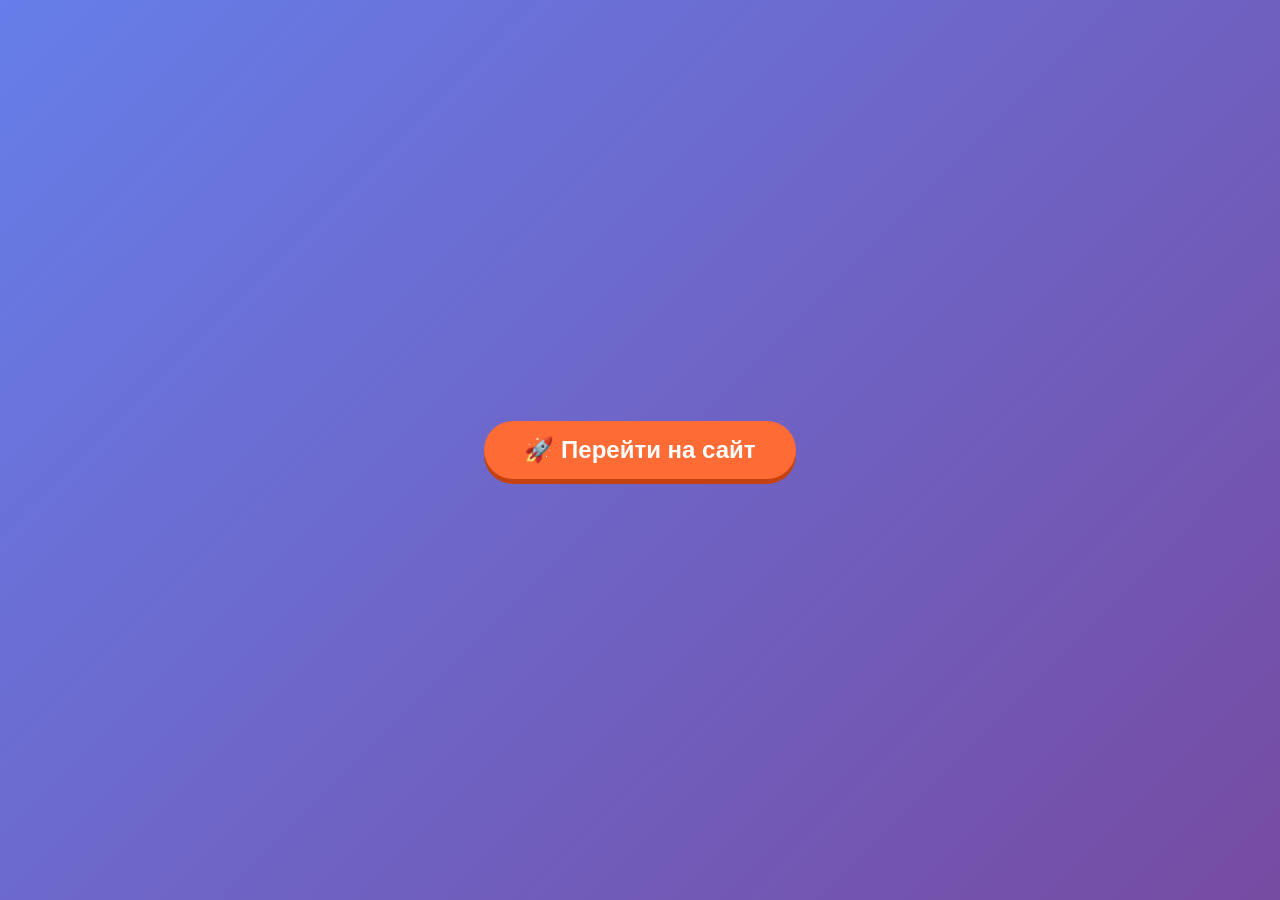
<file: index.html>
<!DOCTYPE html>
<html lang="ru">
<head>
    <meta charset="UTF-8">
    <title>Сайт Ромчика</title>
    <style>
        body {
            margin: 0;
            min-height: 100vh;
            background: linear-gradient(135deg, #667eea 0%, #764ba2 100%);
            display: flex;
            justify-content: center;
            align-items: center;
            font-family: Arial, sans-serif;
        }

        .btn {
            background: #ff6b35;
            color: white;
            font-size: 24px;
            font-weight: bold;
            padding: 15px 40px;
            border: none;
            border-radius: 50px;
            cursor: pointer;
            box-shadow: 0 5px 0 #c44112;
            transition: 0.1s linear;
            text-decoration: none;
            display: inline-block;
        }

        .btn:hover {
            transform: translateY(-2px);
            box-shadow: 0 7px 0 #c44112;
            background: #ff7f4a;
        }

        .btn:active {
            transform: translateY(5px);
            box-shadow: 0 2px 0 #c44112;
        }
    </style>
</head>
<body>

    <a href="./pageMenu/index.html">
        <button class="btn">🚀 Перейти на сайт</button>
    </a>

</body>
</html>
</file>
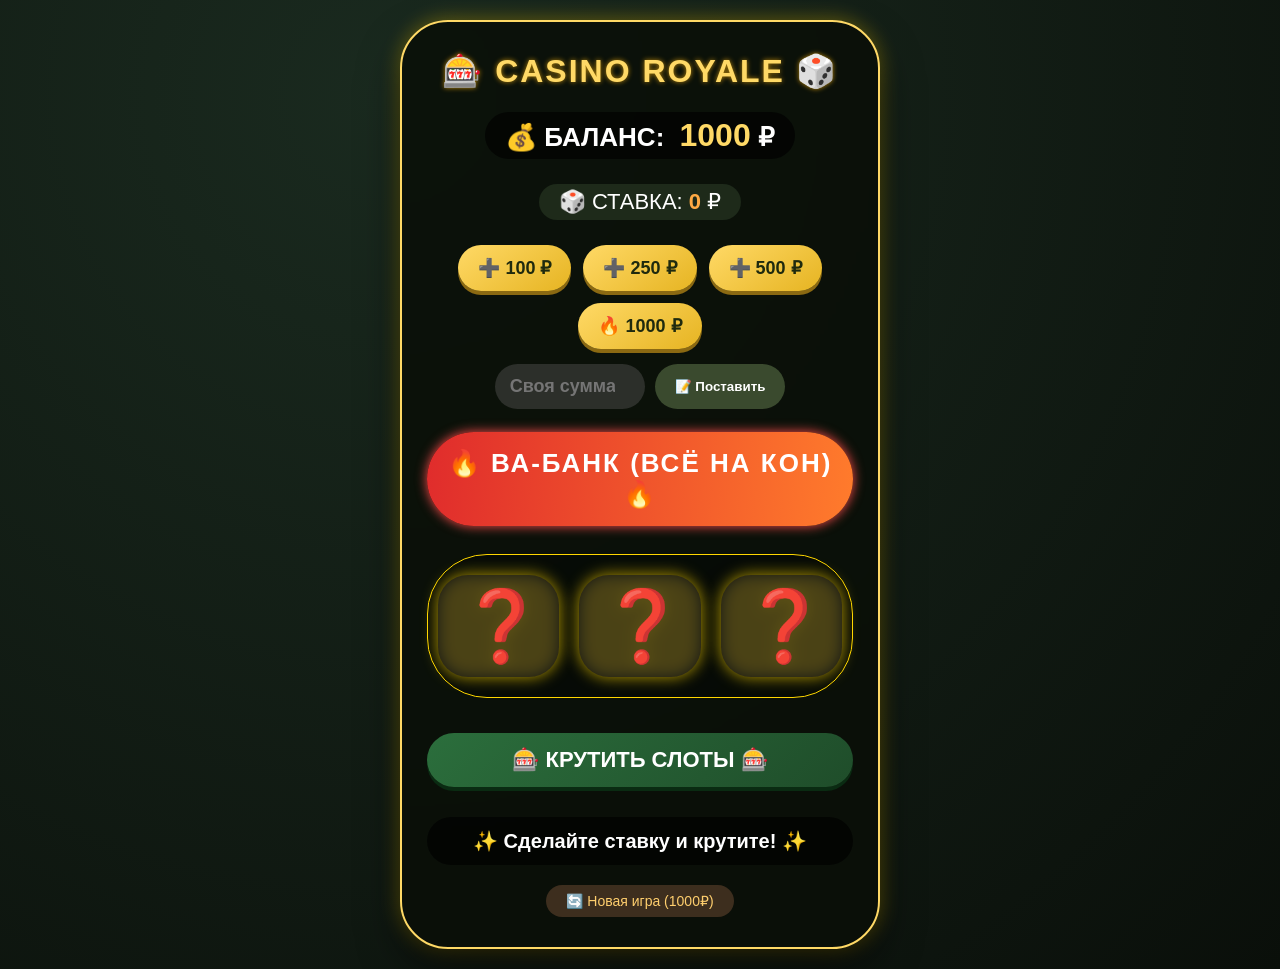
<file: pageCasino/index.html>
<!DOCTYPE html>
<html lang="ru">
<head>
  <meta charset="UTF-8" />
  <meta name="viewport" content="width=device-width, initial-scale=1.0" />
  <title>Casino Royale — Сделай ставку</title>
  <style>
    * {
      margin: 0;
      padding: 0;
      box-sizing: border-box;
      font-family: 'Segoe UI', Arial, sans-serif;
    }

    body {
      min-height: 100vh;
      display: flex;
      justify-content: center;
      align-items: center;
      background: radial-gradient(circle at 30% 10%, #1a2a1f, #0a0f0a);
      color: white;
      padding: 20px;
    }

    .casino-container {
      width: 100%;
      display: flex;
      justify-content: center;
      perspective: 1000px;
    }

    .card {
      background: rgba(10, 15, 8, 0.85);
      backdrop-filter: blur(4px);
      border: 2px solid #ffd966;
      border-radius: 48px;
      padding: 30px 25px;
      width: 100%;
      max-width: 480px;
      text-align: center;
      box-shadow: 0 20px 40px rgba(0, 0, 0, 0.6), 0 0 20px rgba(255, 215, 0, 0.4);
      transition: all 0.2s;
    }

    h1 {
      margin-bottom: 12px;
      color: #ffd966;
      text-shadow: 0 0 5px #b8860b;
      font-size: 2rem;
      letter-spacing: 2px;
    }

    .balance {
      font-size: 26px;
      background: #000000aa;
      display: inline-block;
      padding: 5px 20px;
      border-radius: 60px;
      margin: 10px 0 5px;
      font-weight: bold;
    }

    .balance span {
      color: #ffd966;
      font-size: 32px;
      margin-left: 8px;
    }

    .bet-row {
      margin: 15px 0;
    }

    .bet {
      font-size: 22px;
      background: #1e2a1a;
      display: inline-block;
      padding: 5px 20px;
      border-radius: 40px;
      margin: 5px 0;
    }

    .bet span {
      color: #ffaa44;
      font-weight: bold;
    }

    .chips {
      display: flex;
      justify-content: center;
      flex-wrap: wrap;
      gap: 12px;
      margin: 20px 0 15px;
    }

    .chips button {
      padding: 12px 20px;
      border: none;
      border-radius: 60px;
      background: linear-gradient(145deg, #ffd966, #e6b422);
      color: #1f2a0e;
      font-weight: bold;
      font-size: 18px;
      cursor: pointer;
      transition: 0.15s linear;
      box-shadow: 0 4px 0 #8b6912;
    }

    .chips button:active {
      transform: translateY(2px);
      box-shadow: 0 1px 0 #8b6912;
    }

    .custom-bet {
      margin: 15px 0;
      display: flex;
      gap: 10px;
      justify-content: center;
      flex-wrap: wrap;
    }

    .custom-bet input {
      padding: 12px 15px;
      border-radius: 40px;
      border: none;
      font-size: 18px;
      width: 150px;
      text-align: center;
      background: #2c2f2a;
      color: #ffeaac;
      font-weight: bold;
      outline: none;
    }

    .custom-bet button {
      padding: 12px 20px;
      background: #3a4a2e;
      border: none;
      border-radius: 40px;
      color: white;
      font-weight: bold;
      cursor: pointer;
      transition: 0.1s;
    }

    .allin-btn {
      margin-top: 8px;
      width: 100%;
      padding: 16px;
      border: none;
      border-radius: 60px;
      background: linear-gradient(95deg, #e02c2c, #ff7b2c);
      color: white;
      font-size: 26px;
      font-weight: bold;
      cursor: pointer;
      transition: 0.2s;
      box-shadow: 0 0 12px #ff4d4d;
      letter-spacing: 2px;
    }

    .allin-btn:active {
      transform: scale(0.97);
    }

    .slot-box {
      margin: 28px 0 20px;
      display: flex;
      justify-content: center;
      gap: 20px;
      font-size: 70px;
      background: #00000055;
      padding: 20px 10px;
      border-radius: 60px;
      border: 1px solid gold;
    }

    .slot-box span {
      filter: drop-shadow(0 0 8px gold);
      background: #1e1e1eb3;
      padding: 10px 20px;
      border-radius: 30px;
      min-width: 90px;
    }

    #result {
      font-size: 20px;
      font-weight: bold;
      background: #000000aa;
      padding: 12px;
      border-radius: 40px;
      margin-top: 15px;
    }

    .reset-btn {
      margin-top: 20px;
      background: #3d2e1e;
      border: none;
      padding: 8px 20px;
      border-radius: 40px;
      color: #ffcf6e;
      cursor: pointer;
      font-size: 14px;
    }
  </style>
</head>
<body>
<div class="casino-container">
  <div class="card">
    <h1>🎰 CASINO ROYALE 🎲</h1>
    <div class="balance">💰 БАЛАНС: <span id="balance">1000</span> ₽</div>

    <div class="bet-row">
      <div class="bet">🎲 СТАВКА: <span id="bet">0</span> ₽</div>
    </div>

    <!-- Фишки быстрые -->
    <div class="chips">
      <button onclick="addBet(100)">➕ 100 ₽</button>
      <button onclick="addBet(250)">➕ 250 ₽</button>
      <button onclick="addBet(500)">➕ 500 ₽</button>
      <button onclick="addBet(1000)">🔥 1000 ₽</button>
    </div>

    <!-- Ручной ввод ставки -->
    <div class="custom-bet">
      <input type="number" id="manualBetInput" placeholder="Своя сумма" min="1" step="1">
      <button onclick="setCustomBet()">📝 Поставить</button>
    </div>

    <!-- Кнопка весь баланс (ва-банк) -->
    <button class="allin-btn" onclick="allIn()">🔥 ВА-БАНК (ВСЁ НА КОН) 🔥</button>

    <div class="slot-box">
      <span id="slot1">❓</span>
      <span id="slot2">❓</span>
      <span id="slot3">❓</span>
    </div>

    <p id="result">✨ Сделайте ставку и крутите! ✨</p>
    <button class="reset-btn" onclick="resetGame()">🔄 Новая игра (1000₽)</button>
  </div>
</div>

<script>
  // ---------- ИГРОВОЙ СОСТОЯНИЕ ----------
  let balance = 1000;
  let currentBet = 0;

  // Элементы DOM
  const balanceEl = document.getElementById("balance");
  const betEl = document.getElementById("bet");
  const resultEl = document.getElementById("result");
  const slot1El = document.getElementById("slot1");
  const slot2El = document.getElementById("slot2");
  const slot3El = document.getElementById("slot3");
  const manualInput = document.getElementById("manualBetInput");

  // Эмодзи для слота (плюс 7️⃣ для классики)
  const emojis = ["🍒", "🍒", "💎", "7️⃣", "🍀", "🔥", "⭐", "🍋"];
  // Коэффициент выигрыша за 3 одинаковых
  const WIN_MULTIPLIER = 4;  // x4 от ставки (выигрыш +4*ставка, т.е. чистый профит 3*ставка? но сделаем честно)

  // Обновление интерфейса (баланс, ставка)
  function updateUI() {
    balanceEl.textContent = Math.floor(balance);
    betEl.textContent = currentBet;
    // Дополнительно блокируем некорректное значение инпута
    if (manualInput.value === "") manualInput.value = "";
  }

  // Функция добавления ставки (с проверкой баланса)
  function addBet(amount) {
    if (amount <= 0) {
      resultEl.textContent = "❌ Сумма ставки должна быть больше нуля!";
      return;
    }
    if (balance >= amount) {
      currentBet += amount;
      balance -= amount;
      updateUI();
      resultEl.textContent = `✅ Ставка увеличена на ${amount} ₽. Общая ставка: ${currentBet} ₽`;
    } else {
      resultEl.textContent = `⛔ Недостаточно денег! Баланс: ${balance} ₽`;
    }
    manualInput.value = ""; // очищаем поле ручного ввода для удобства
  }

  // Установка конкретной ставки ВРУЧНУЮ (заменяет текущую ставку)
  function setCustomBet() {
    let rawValue = manualInput.value.trim();
    if (rawValue === "") {
      resultEl.textContent = "⚠️ Введите сумму в поле!";
      return;
    }
    let betAmount = Number(rawValue);
    if (isNaN(betAmount) || betAmount <= 0) {
      resultEl.textContent = "❌ Введите положительное число (например: 150)";
      return;
    }
    if (betAmount > balance) {
      resultEl.textContent = `🚫 Не хватает денег! Баланс: ${balance} ₽, а вы хотите поставить ${betAmount} ₽`;
      return;
    }
    // Если текущая ставка уже есть - возвращаем деньги перед новой ставкой
    if (currentBet > 0) {
      balance += currentBet;
      resultEl.textContent = `🔄 Прежняя ставка ${currentBet} ₽ возвращена. Новая ставка: ${betAmount} ₽`;
    } else {
      resultEl.textContent = `🎯 Ставка установлена: ${betAmount} ₽`;
    }
    // Устанавливаем новую ставку
    currentBet = betAmount;
    balance -= currentBet;
    updateUI();
    manualInput.value = "";
  }

  // ВА-БАНК: ставим ВЕСЬ текущий баланс (убираем текущую ставку, ставим всё)
  function allIn() {
    if (balance <= 0) {
      resultEl.textContent = "💔 У вас 0 рублей! Нажмите «Новая игра», чтобы продолжить.";
      return;
    }
    // Если уже есть активная ставка, возвращаем её в баланс (чтобы не терять)
    if (currentBet > 0) {
      balance += currentBet;
      currentBet = 0;
      updateUI();
    }
    // Теперь ставим весь баланс
    let allInAmount = balance;
    if (allInAmount <= 0) {
      resultEl.textContent = "Нечего ставить, запустите игру заново";
      return;
    }
    currentBet = allInAmount;
    balance = 0;
    updateUI();
    resultEl.textContent = `🔥 ВА-БАНК! Ставка = ${currentBet} ₽. Жмите ещё раз на Ва-банк, чтобы крутить! 🔥`;
    // но чтобы не путать, можно сразу крутить? лучше два шага: сначала ва-банк установил, потом пользователь жмёт второй раз? 
    // однако по условию кнопка "Ва-банк" делает и ставку и крутилку? В оригинале allIn одновременно крутил. 
    // Сделаем так: если после нажатия allIn() сумма ставки >0, автоматически запустим spin
    if (currentBet > 0) {
      spinSlots();
    } else {
      resultEl.textContent = "⚠️ Ошибка: не удалось сделать ва-банк";
    }
  }

  // Генератор случайного эмодзи
  function randomEmoji() {
    return emojis[Math.floor(Math.random() * emojis.length)];
  }

  // ОСНОВНАЯ ИГРА — КРУТИМ СЛОТЫ (вызывается после установки ставки)
  function spinSlots() {
    if (currentBet <= 0) {
      resultEl.textContent = "🎲 Сначала сделайте ставку! Используйте фишки или ручной ввод. 🎲";
      return;
    }

    // Генерируем три случайных символа
    const s1 = randomEmoji();
    const s2 = randomEmoji();
    const s3 = randomEmoji();

    slot1El.textContent = s1;
    slot2El.textContent = s2;
    slot3El.textContent = s3;

    // Проверка на джекпот (три одинаковых)
    if (s1 === s2 && s2 === s3) {
      let winAmount = currentBet * WIN_MULTIPLIER;
      balance += winAmount;
      resultEl.innerHTML = `🎉✨ ДЖЕКПОТ! ✨🎉<br> Три ${s1} — вы выиграли ${winAmount} ₽ (ставка ${currentBet} ₽ x${WIN_MULTIPLIER})`;
      // Очищаем ставку, так как сыграли
      currentBet = 0;
      updateUI();
      // дополнительная проверка на безумие
      if (balance > 50000) {
        resultEl.innerHTML += `<br>🏆 МЕГА ВЫИГРЫШ! 🏆`;
      }
    } 
    else if (s1 === s2 || s2 === s3 || s1 === s3) {
      // Утешительный бонус: две одинаковые картинки (возвращаем 30% от ставки)
      let consolation = Math.floor(currentBet * 0.3);
      if (consolation < 1) consolation = 1;
      balance += consolation;
      resultEl.innerHTML = `🍀 Почти попал! Два совпадают (${s1===s2 ? s1 : s2===s3 ? s2 : s1})<br> Бонус: +${consolation} ₽ (возврат 30%)`;
      currentBet = 0;
      updateUI();
    }
    else {
      // Проигрыш
      resultEl.innerHTML = `💀 ПРОИГРЫШ 💀<br> Выпало: ${s1} ${s2} ${s3} — ставка ${currentBet} ₽ сгорела.`;
      currentBet = 0;
      updateUI();
    }

    // Проверка на банкротство
    if (balance <= 0) {
      resultEl.innerHTML += `<br><span style="color:#ff8888">❌ ВЫ ОБАНКРОТИЛИСЬ! Нажмите «Новая игра» ❌</span>`;
    }
  }

  // Перезапуск игры (сброс баланса и ставок)
  function resetGame() {
    balance = 1000;
    currentBet = 0;
    updateUI();
    slot1El.textContent = "❓";
    slot2El.textContent = "❓";
    slot3El.textContent = "❓";
    resultEl.innerHTML = "🔄 Игра перезапущена! Баланс 1000 ₽. Делайте ставки! 🔄";
    manualInput.value = "";
  }

  // Дополнительная функция для упрощения: чтобы после ручной ставки / фишек можно было удобно крутить
  // Также привяжем нажатие клавиши Enter в поле ручного ввода для удобства
  manualInput.addEventListener("keypress", function(event) {
    if (event.key === "Enter") {
      event.preventDefault();
      setCustomBet();
      // Если после установки ставки >0, можно и прокрутить? По желанию — но пользователь жмет кнопку ва-банк или новую ставку
      // Сделаем авто-спин по Enter? Лучше добавить отдельную кнопку "Крутить", но по логике все делают через кнопку "Ва-банк"? 
      // В целях удобства добавим кнопку вращения, чтобы не перегружать пользователя.
    }
  });

  // Дополнительная большая кнопка "СПИН" / "КРУТИТЬ" для явного запуска игры после ставки
  // по просьбе "чтобы можно было поставить ставку весь баланс и ещё вариант ввести ставку вручную"
  // Добавим кнопку "🎲 КРУТИТЬ 🎲" прямо под слот-машиной, но можно дублировать функционал allIn?
  // В оригинале allIn крутит, а ва-банк отдельно. но добавим отдельный spin, чтобы не путать
  // Добавим стилизованную кнопку СПИН. Создадим через JS, либо сразу в HTML. Впишем в HTML для удобства:
  const spinButton = document.createElement("button");
  spinButton.textContent = "🎰 КРУТИТЬ СЛОТЫ 🎰";
  spinButton.style.width = "100%";
  spinButton.style.marginTop = "15px";
  spinButton.style.padding = "14px";
  spinButton.style.borderRadius = "60px";
  spinButton.style.background = "linear-gradient(135deg, #2b6e3c, #1f4d2a)";
  spinButton.style.border = "none";
  spinButton.style.color = "white";
  spinButton.style.fontWeight = "bold";
  spinButton.style.fontSize = "22px";
  spinButton.style.cursor = "pointer";
  spinButton.style.boxShadow = "0 4px 0 #0a2b12";
  spinButton.onclick = () => {
    if (currentBet <= 0) {
      resultEl.textContent = "❗ Нет активной ставки! Добавьте фишки или введите сумму вручную, затем нажмите Крутить. ❗";
    } else {
      spinSlots();
    }
  };

  // Вставим кнопку вращения перед результатом или после slot-box
  const resultElement = document.getElementById("result");
  const slotBox = document.querySelector(".slot-box");
  // Вставляем после slot-box, но до result
  slotBox.insertAdjacentElement("afterend", spinButton);
  // добавим небольшой отступ
  spinButton.style.marginBottom = "15px";

  // Для полного соответствия изначальному стилю добавим кнопку AllIn уже есть, но добавим функционал,
  // чтобы ва-банк сначала устанавливал ставку всего баланса и тут же крутил, чтобы не вызывать двойное нажатие.
  // Переопределим старый allIn чуть аккуратнее, но сейчас в allIn уже есть spinSlots().
  // Проверим: allIn -> забирает весь баланс в ставку и вызывает spinSlots, значит всё ок.
  // Но если пользователь нажимает просто "Крутить", а ставка уже есть, все ок.
  // Также кнопки +100 и т.д. добавляют к текущей ставке, а баланс уменьшается. Идеально.

  // Доработка для удобства: если баланс нулевой, то слоты блокируются через проверки.
  // Плюс добавим звуковой эффект? не нужно, пусть визуал.
  // Покажем что ручной ввод полностью работает и ва-банк тоже.

  // Чтобы сделать ставку на весь баланс одной кнопкой, кнопка "Ва-банк" работает отлично:
  // Она возвращает предыдущую ставку, забирает все деньги в currentBet и запускает вращение.
  // Доп. защита: если текущий баланс = 0, кнопка не позволит делать ва-банк.
  // Чуть улучшим функцию allIn, чтобы она не крутила если баланс 0:
  const originalAllIn = allIn;
  window.allIn = function() {
    if (balance <= 0 && currentBet === 0) {
      resultEl.textContent = "💸 Вы банкрот! Нажмите «Новая игра», чтобы продолжить.";
      return;
    }
    originalAllIn();
  };

  // Вручную прокинем setCustomBet с валидацией
  window.setCustomBet = setCustomBet;
  window.addBet = addBet;
  window.resetGame = resetGame;
  window.allIn = allIn;

  // Косметика: кнопка +1000 и т.д. уже есть
  // добавим кнопку максимальной ставки? но весь баланс это уже "ва-банк"
  // и так же пользователь может ввести вручную текущий баланс и нажать "Поставить" - это тоже весь баланс
  // т.е. полностью соблюдено: можно поставить весь баланс вручную через поле, либо через ВА-БАНК.

  // Добавим дополнительную подсказку при обнулении
  console.log("Casino Royale загружено. Используй ручную ставку или ва-банк!");
  updateUI();

  // Бонус: красивый эффект при выигрыше (мигание)
  const originalSpin = spinSlots;
  window.spinSlots = spinSlots;
  // исправим сохранение контекста
  function flashWin() {}
  // Всё готово!
</script>
</body>
</html>
</file>
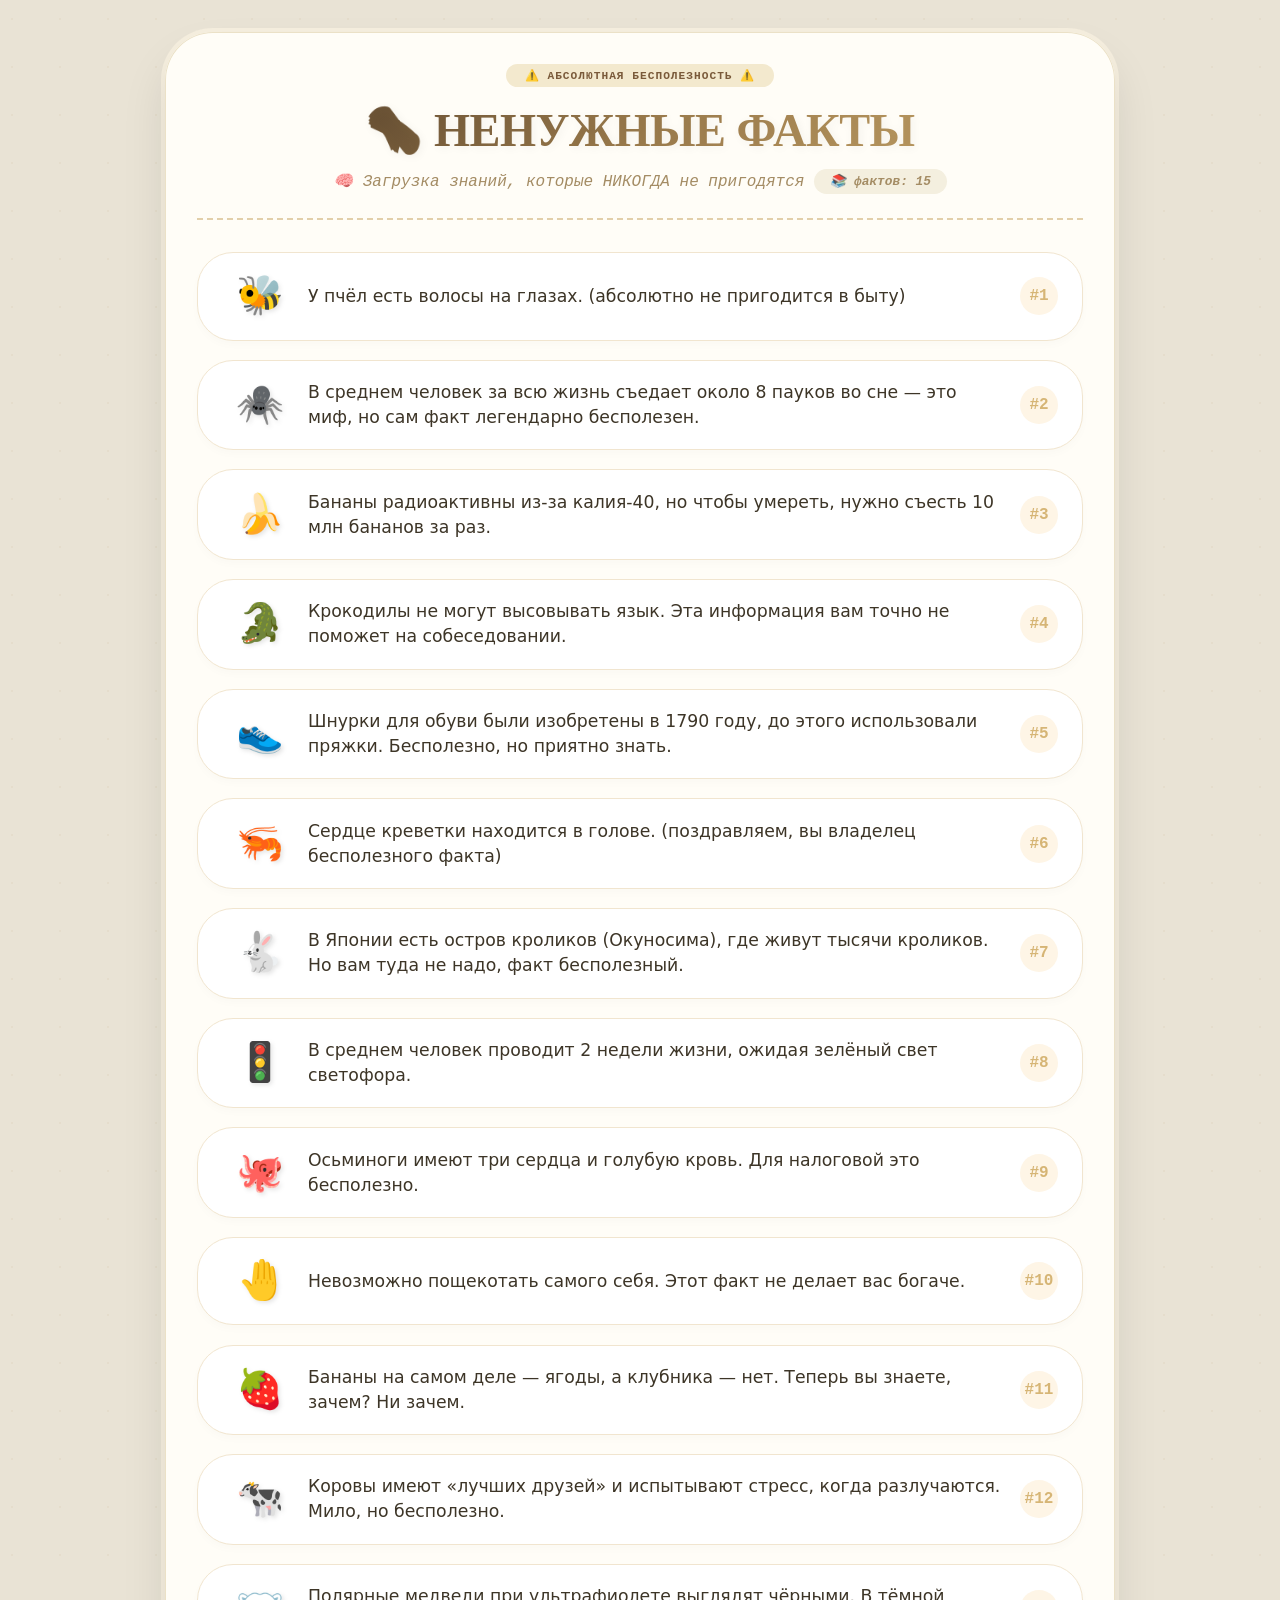
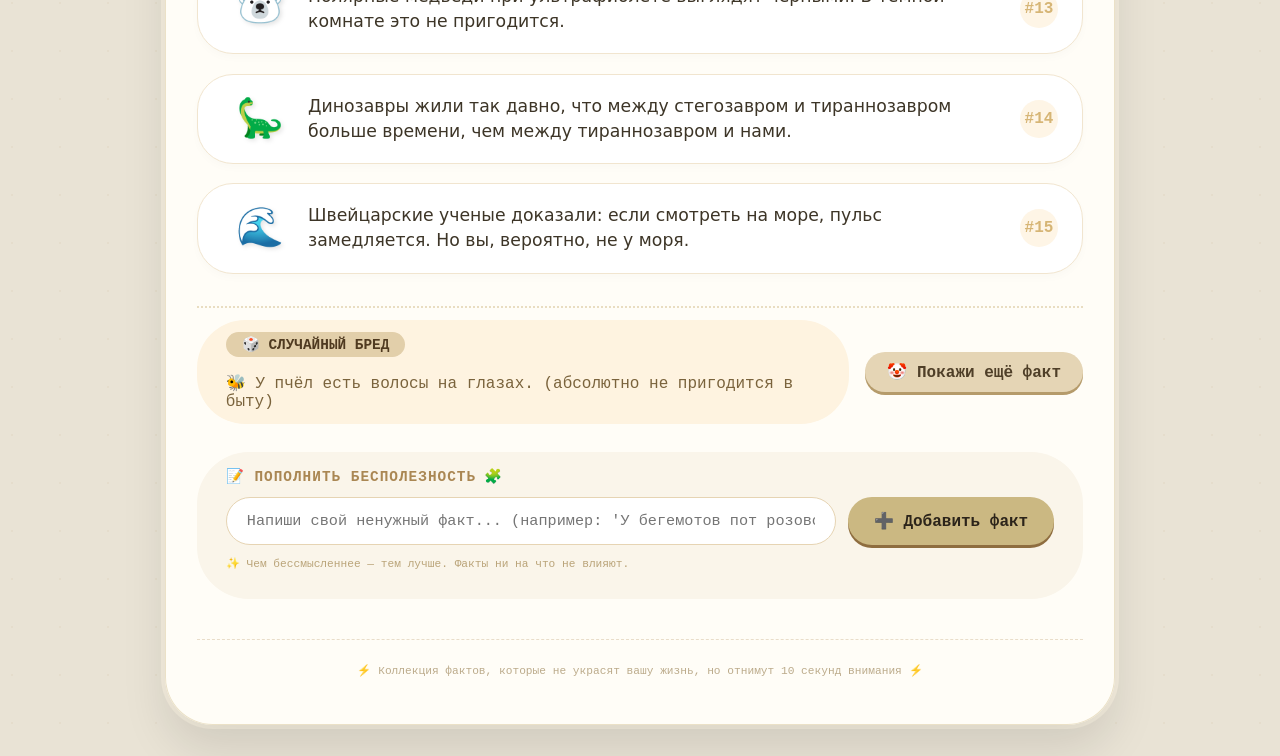
<file: pageFacts/index.html>
<!DOCTYPE html>
<html lang="ru">
<head>
    <meta charset="UTF-8">
    <meta name="viewport" content="width=device-width, initial-scale=1.0, user-scalable=yes">
    <title>Абсолютно бесполезные факты | Сборник ненужного знания</title>
    <style>
        * {
            margin: 0;
            padding: 0;
            box-sizing: border-box;
        }

        body {
            background: #e9e3d5;
            background-image: radial-gradient(circle at 25% 40%, rgba(180, 150, 100, 0.08) 2%, transparent 2.5%);
            background-size: 48px 48px;
            font-family: 'Segoe UI', 'Courier New', 'Fira Code', 'Times New Roman', monospace;
            padding: 2rem 1rem;
            color: #2d2a24;
        }

        /* основной контейнер — винтажная бумажная фактура */
        .container {
            max-width: 950px;
            margin: 0 auto;
            background: #fffdf7;
            border-radius: 48px;
            box-shadow: 0 25px 45px rgba(0, 0, 0, 0.1), 0 0 0 1px #ebe1c7 inset, 0 0 0 4px #f6efdf;
            padding: 2rem 2rem 3rem;
            transition: all 0.2s;
        }

        /* шапка с юмором */
        .header {
            text-align: center;
            border-bottom: 2px dashed #e2cfaa;
            padding-bottom: 1.5rem;
            margin-bottom: 2rem;
        }

        .badge {
            display: inline-block;
            background: #f3e9ce;
            padding: 0.3rem 1.2rem;
            border-radius: 60px;
            font-size: 0.7rem;
            letter-spacing: 1px;
            font-weight: bold;
            color: #7a5a3a;
            text-transform: uppercase;
            margin-bottom: 1rem;
        }

        h1 {
            font-size: 2.9rem;
            font-weight: 800;
            background: linear-gradient(135deg, #4f3b28, #9b7b4c, #caa86b);
            background-clip: text;
            -webkit-background-clip: text;
            color: transparent;
            letter-spacing: -0.5px;
            text-shadow: 2px 2px 10px rgba(0,0,0,0.05);
            font-family: 'Segoe UI', 'Georgia', serif;
        }

        .sub {
            margin-top: 12px;
            font-size: 1rem;
            color: #a48c64;
            font-style: italic;
            display: flex;
            align-items: center;
            justify-content: center;
            gap: 10px;
            flex-wrap: wrap;
        }

        .counter-info {
            background: #f4efdf;
            padding: 0.3rem 1rem;
            border-radius: 50px;
            font-size: 0.8rem;
            font-weight: bold;
            font-family: monospace;
        }

        /* сетка фактов (карточки) */
        .facts-grid {
            display: flex;
            flex-direction: column;
            gap: 1.2rem;
            margin: 2rem 0 1.5rem;
        }

        .fact-card {
            background: #ffffff;
            border-radius: 36px;
            padding: 1.2rem 1.5rem 1.2rem 2rem;
            transition: all 0.2s ease;
            border: 1px solid #f1e5cf;
            box-shadow: 0 4px 8px rgba(0, 0, 0, 0.02);
            display: flex;
            align-items: center;
            gap: 18px;
            backdrop-filter: blur(2px);
            cursor: default;
        }

        .fact-card:hover {
            transform: translateX(6px);
            background: #fffaf0;
            border-color: #e7cf9e;
            box-shadow: 0 12px 20px rgba(0, 0, 0, 0.05);
        }

        .fact-icon {
            font-size: 2.4rem;
            min-width: 60px;
            text-align: center;
            filter: drop-shadow(2px 2px 2px rgba(0,0,0,0.1));
        }

        .fact-text {
            flex: 1;
            font-size: 1.08rem;
            line-height: 1.45;
            font-family: 'Segoe UI', 'Roboto', system-ui;
            color: #3d3527;
            font-weight: 500;
        }

        .fact-number {
            font-family: monospace;
            font-weight: bold;
            color: #d6b575;
            background: #fef5e6;
            width: 38px;
            height: 38px;
            display: inline-flex;
            align-items: center;
            justify-content: center;
            border-radius: 60px;
            font-size: 1rem;
        }

        /* кнопка для генерации случайного факта (ненужная функция) */
        .useless-actions {
            display: flex;
            justify-content: space-between;
            align-items: center;
            flex-wrap: wrap;
            gap: 16px;
            margin: 32px 0 16px;
            padding-top: 12px;
            border-top: 2px dotted #e9ddc1;
        }

        .random-fact-box {
            background: #fef3e0;
            border-radius: 48px;
            padding: 0.8rem 1.8rem;
            flex: 2;
            min-width: 200px;
            display: flex;
            align-items: center;
            gap: 16px;
            flex-wrap: wrap;
            justify-content: space-between;
        }

        .random-label {
            font-size: 0.9rem;
            font-weight: bold;
            background: #e2cfaa;
            padding: 4px 16px;
            border-radius: 40px;
            color: #4f3a20;
        }

        .random-fact-text {
            font-size: 1rem;
            font-family: monospace;
            color: #7a633c;
            font-weight: 500;
        }

        button {
            background: #e5d5b5;
            border: none;
            font-size: 1rem;
            padding: 10px 22px;
            border-radius: 60px;
            font-weight: bold;
            color: #4f3f28;
            cursor: pointer;
            transition: 0.08s linear;
            font-family: inherit;
            box-shadow: 0 3px 0 #b59b6b;
        }

        button:active {
            transform: translateY(2px);
            box-shadow: 0 1px 0 #b59b6b;
        }

        .add-fact-btn {
            background: #dac29c;
            box-shadow: 0 3px 0 #9b7a4a;
            display: inline-flex;
            align-items: center;
            gap: 8px;
        }

        /* форма добавления нового бесполезного факта */
        .add-fact-section {
            background: #faf5ea;
            margin-top: 28px;
            border-radius: 52px;
            padding: 1rem 1.8rem 1.8rem;
            transition: 0.2s;
        }

        .add-title {
            font-weight: bold;
            font-size: 0.9rem;
            text-transform: uppercase;
            letter-spacing: 1px;
            color: #aa8753;
            margin-bottom: 12px;
            display: flex;
            align-items: center;
            gap: 8px;
        }

        .input-group {
            display: flex;
            gap: 12px;
            flex-wrap: wrap;
        }

        .fact-input {
            flex: 3;
            padding: 14px 20px;
            border-radius: 60px;
            border: 1px solid #e6d4b3;
            background: white;
            font-size: 0.95rem;
            font-family: inherit;
            outline: none;
            transition: 0.1s;
        }

        .fact-input:focus {
            border-color: #c7a45b;
            box-shadow: 0 0 0 2px #f1e0be;
        }

        .submit-fact {
            background: #cbb882;
            color: #2c241a;
            box-shadow: 0 3px 0 #8e6d3f;
            padding: 12px 26px;
        }

        .footer-meta {
            margin-top: 40px;
            text-align: center;
            font-size: 0.7rem;
            color: #bcab8b;
            border-top: 1px dashed #e9ddc9;
            padding-top: 24px;
        }

        @media (max-width: 600px) {
            .container {
                padding: 1.3rem;
            }
            h1 {
                font-size: 2rem;
            }
            .fact-card {
                padding: 1rem;
                flex-wrap: wrap;
            }
            .fact-icon {
                font-size: 1.8rem;
                min-width: 45px;
            }
            .fact-text {
                font-size: 0.95rem;
            }
        }

        /* анимация для нового факта */
        @keyframes gentlePop {
            0% { opacity: 0; transform: translateY(12px);}
            100% { opacity: 1; transform: translateY(0);}
        }
        .fact-card.new {
            animation: gentlePop 0.25s ease-out;
        }
    </style>
</head>
<body>
<div class="container">
    <div class="header">
        <div class="badge">⚠️ Абсолютная бесполезность ⚠️</div>
        <h1>🗞️ НЕНУЖНЫЕ ФАКТЫ</h1>
        <div class="sub">
            <span>🧠 Загрузка знаний, которые НИКОГДА не пригодятся</span>
            <span class="counter-info" id="factCounter">📚 фактов: 0</span>
        </div>
    </div>

    <!-- Список фактов будет рендериться здесь -->
    <div class="facts-grid" id="factsList"></div>

    <!-- Блок "Случайный бесполезный факт" и кнопка -->
    <div class="useless-actions">
        <div class="random-fact-box">
            <span class="random-label">🎲 СЛУЧАЙНЫЙ БРЕД</span>
            <span id="randomFactSpan" class="random-fact-text">Нажми на кнопку ➡️</span>
        </div>
        <button id="randomFactBtn">🤡 Покажи ещё факт</button>
    </div>

    <!-- Форма добавления своего факта (ещё более ненужное действие) -->
    <div class="add-fact-section">
        <div class="add-title">
            <span>📝 ПОПОЛНИТЬ БЕСПОЛЕЗНОСТЬ</span>
            <span>🧩</span>
        </div>
        <div class="input-group">
            <input type="text" id="newFactInput" class="fact-input" placeholder="Напиши свой ненужный факт... (например: 'У бегемотов пот розового цвета')" maxlength="180">
            <button id="addFactBtn" class="submit-fact">➕ Добавить факт</button>
        </div>
        <div style="font-size: 0.7rem; margin-top: 12px; color:#baa479;">✨ Чем бессмысленнее — тем лучше. Факты ни на что не влияют.</div>
    </div>
    <div class="footer-meta">
        ⚡ Коллекция фактов, которые не украсят вашу жизнь, но отнимут 10 секунд внимания ⚡
    </div>
</div>

<script>
    // ---------- БАЗА БЕСПОЛЕЗНЫХ И НЕНУЖНЫХ ФАКТОВ (стартовая коллекция) ----------
    let uselessFacts = [
        { id: 1, text: "У пчёл есть волосы на глазах. (абсолютно не пригодится в быту)", icon: "🐝" },
        { id: 2, text: "В среднем человек за всю жизнь съедает около 8 пауков во сне — это миф, но сам факт легендарно бесполезен.", icon: "🕷️" },
        { id: 3, text: "Бананы радиоактивны из-за калия-40, но чтобы умереть, нужно съесть 10 млн бананов за раз.", icon: "🍌" },
        { id: 4, text: "Крокодилы не могут высовывать язык. Эта информация вам точно не поможет на собеседовании.", icon: "🐊" },
        { id: 5, text: "Шнурки для обуви были изобретены в 1790 году, до этого использовали пряжки. Бесполезно, но приятно знать.", icon: "👟" },
        { id: 6, text: "Сердце креветки находится в голове. (поздравляем, вы владелец бесполезного факта)", icon: "🦐" },
        { id: 7, text: "В Японии есть остров кроликов (Окуносима), где живут тысячи кроликов. Но вам туда не надо, факт бесполезный.", icon: "🐇" },
        { id: 8, text: "В среднем человек проводит 2 недели жизни, ожидая зелёный свет светофора.", icon: "🚦" },
        { id: 9, text: "Осьминоги имеют три сердца и голубую кровь. Для налоговой это бесполезно.", icon: "🐙" },
        { id: 10, text: "Невозможно пощекотать самого себя. Этот факт не делает вас богаче.", icon: "🤚" },
        { id: 11, text: "Бананы на самом деле — ягоды, а клубника — нет. Теперь вы знаете, зачем? Ни зачем.", icon: "🍓" },
        { id: 12, text: "Коровы имеют «лучших друзей» и испытывают стресс, когда разлучаются. Мило, но бесполезно.", icon: "🐄" },
        { id: 13, text: "Полярные медведи при ультрафиолете выглядят чёрными. В тёмной комнате это не пригодится.", icon: "🐻‍❄️" },
        { id: 14, text: "Динозавры жили так давно, что между стегозавром и тираннозавром больше времени, чем между тираннозавром и нами.", icon: "🦕" },
        { id: 15, text: "Швейцарские ученые доказали: если смотреть на море, пульс замедляется. Но вы, вероятно, не у моря.", icon: "🌊" }
    ];

    let nextId = 16;   // следующий ID для новых фактов

    // DOM элементы
    const factsListDiv = document.getElementById('factsList');
    const factCounterSpan = document.getElementById('factCounter');
    const randomFactSpan = document.getElementById('randomFactSpan');
    const randomFactBtn = document.getElementById('randomFactBtn');
    const addFactBtn = document.getElementById('addFactBtn');
    const newFactInput = document.getElementById('newFactInput');

    // Функция рендеринга всего списка фактов
    function renderFacts() {
        if (!factsListDiv) return;
        factsListDiv.innerHTML = '';
        if (uselessFacts.length === 0) {
            const emptyDiv = document.createElement('div');
            emptyDiv.className = 'fact-card';
            emptyDiv.style.justifyContent = 'center';
            emptyDiv.innerHTML = `<div class="fact-icon">🤷</div><div class="fact-text">Упс! Нет ни одного бесполезного факта. Добавьте что-нибудь бессмысленное!</div>`;
            factsListDiv.appendChild(emptyDiv);
        } else {
            // отображаем факты в порядке добавления (от новых к старым? лучше от старых к новым, но можно как есть, но reverse для наглядности)
            // Чтобы последний добавленный был внизу, оставим исходный порядок (как в массиве, индексы растут). Но поскольку добавляем в конец, будет внизу.
            uselessFacts.forEach(fact => {
                const card = document.createElement('div');
                card.className = 'fact-card';
                card.dataset.id = fact.id;
                card.innerHTML = `
                    <div class="fact-icon">${fact.icon || '📄'}</div>
                    <div class="fact-text">${escapeHtml(fact.text)}</div>
                    <div class="fact-number">#${fact.id}</div>
                `;
                factsListDiv.appendChild(card);
            });
        }
        // обновить счетчик
        factCounterSpan.innerText = `📚 фактов: ${uselessFacts.length}`;
    }

    // вспомогательная функция для экранирования HTML (чтобы XSS не проскочил)
    function escapeHtml(str) {
        return str.replace(/[&<>]/g, function(m) {
            if (m === '&') return '&amp;';
            if (m === '<') return '&lt;';
            if (m === '>') return '&gt;';
            return m;
        }).replace(/[\uD800-\uDBFF][\uDC00-\uDFFF]/g, function(c) {
            return c;
        });
    }

    // Добавление нового факта
    function addNewFact(factText, icon = '🧩') {
        let trimmed = factText.trim();
        if (trimmed === "") {
            alert("Бесполезный факт не может быть пустым! Это уже слишком полезно.");
            return false;
        }
        if (trimmed.length > 200) {
            trimmed = trimmed.slice(0, 197) + "...";
        }
        // генерируем случайную иконку для "бесполезности", но можно оставить стандартную, но юмор: выберем рандом из пула
        const randomIcons = ['🧠', '📯', '🕰️', '⚙️', '🎭', '🧻', '🪶', '📌', '🧂', '🍄', '🪨', '🧦', '📎', '🎲', '🧴'];
        const chosenIcon = icon === '🧩' ? randomIcons[Math.floor(Math.random() * randomIcons.length)] : icon;
        
        const newFact = {
            id: nextId++,
            text: trimmed,
            icon: chosenIcon
        };
        uselessFacts.push(newFact);
        renderFacts();
        
        // анимация для последней карточки
        const allCards = document.querySelectorAll('.fact-card');
        if (allCards.length) {
            const lastCard = allCards[allCards.length - 1];
            lastCard.classList.add('new');
            setTimeout(() => lastCard.classList.remove('new'), 400);
        }
        return true;
    }

    // показать случайный факт (для блока random)
    function getRandomFactText() {
        if (uselessFacts.length === 0) return "Фактов пока нет. Добавьте бесполезность выше ☝️";
        const randomIndex = Math.floor(Math.random() * uselessFacts.length);
        const fact = uselessFacts[randomIndex];
        return `${fact.icon} ${fact.text}`;
    }

    function updateRandomFactDisplay() {
        randomFactSpan.innerText = getRandomFactText();
    }

    // Обработчик добавления из поля ввода
    function handleAddFact() {
        const rawText = newFactInput.value;
        if (!rawText.trim()) {
            alert("Ну напиши хоть что-то бесполезное! Например: 'У слизней четыре носа.'");
            return;
        }
        addNewFact(rawText);
        newFactInput.value = '';  // очистить поле
        newFactInput.focus();
        // также обновить случайный факт в блоке (легкое обновление)
        updateRandomFactDisplay();
    }

    // Инициализация страницы + дополнительная кнопка случайного факта
    function init() {
        renderFacts();
        updateRandomFactDisplay();
        
        // событие на кнопку random
        randomFactBtn.addEventListener('click', () => {
            updateRandomFactDisplay();
            // мигание для комичности (микроэффект)
            randomFactSpan.style.opacity = '0.7';
            setTimeout(() => randomFactSpan.style.opacity = '1', 100);
        });
        
        // добавление факта
        addFactBtn.addEventListener('click', handleAddFact);
        
        // добавить возможность добавления по нажатию Enter
        newFactInput.addEventListener('keypress', (e) => {
            if (e.key === 'Enter') {
                e.preventDefault();
                handleAddFact();
            }
        });
        
        // также добавим ненужную информацию в консоль — это тоже бесполезно
        console.log("%c📢 ВАЖНО: Вы просматриваете коллекцию фактов, которые не влияют на вашу жизнь.", "color: #b4863b; font-size: 12px");
    }
    
    // Стартуем всё
    init();

    // БОНУС: можно также добавить эмуляцию "бесполезной статистики" — но и так хорошо.
    // Для фана: при клике на любую карточку появляется alert с тем же фактом? Это слишком навязчиво.
    // Но сделаем ещё один совершенно ненужный эффект: при двойном клике на заголовок добавится случайный факт.
    const headerTitle = document.querySelector('h1');
    if (headerTitle) {
        headerTitle.addEventListener('dblclick', () => {
            const extraUseless = [
                "В Австралии верблюды завезли из Афганистана, и теперь их там больше, чем в Афганистане.",
                "У осьминога есть три сердца, и два из них останавливаются, когда он плывёт.",
                "Курица может жить без головы около двух минут.",
                "Бумага выдерживает сворачивание не более 7-8 раз.",
                "В среднем человек пропускает 99% своего окружения."
            ];
            const randomExtra = extraUseless[Math.floor(Math.random() * extraUseless.length)];
            addNewFact(randomExtra, '🔄');
            updateRandomFactDisplay();
            // показываем "секретный факт"
            const toastMsg = document.createElement('div');
            toastMsg.innerText = '✨ Секретный бесполезный факт добавлен ✨';
            toastMsg.style.position = 'fixed';
            toastMsg.style.bottom = '20px';
            toastMsg.style.left = '50%';
            toastMsg.style.transform = 'translateX(-50%)';
            toastMsg.style.backgroundColor = '#2d241a';
            toastMsg.style.color = '#ffe6b3';
            toastMsg.style.padding = '8px 18px';
            toastMsg.style.borderRadius = '60px';
            toastMsg.style.fontSize = '0.8rem';
            toastMsg.style.zIndex = '999';
            toastMsg.style.fontFamily = 'monospace';
            toastMsg.style.pointerEvents = 'none';
            document.body.appendChild(toastMsg);
            setTimeout(() => toastMsg.remove(), 1500);
        });
    }
</script>
</body>
</html>
</file>
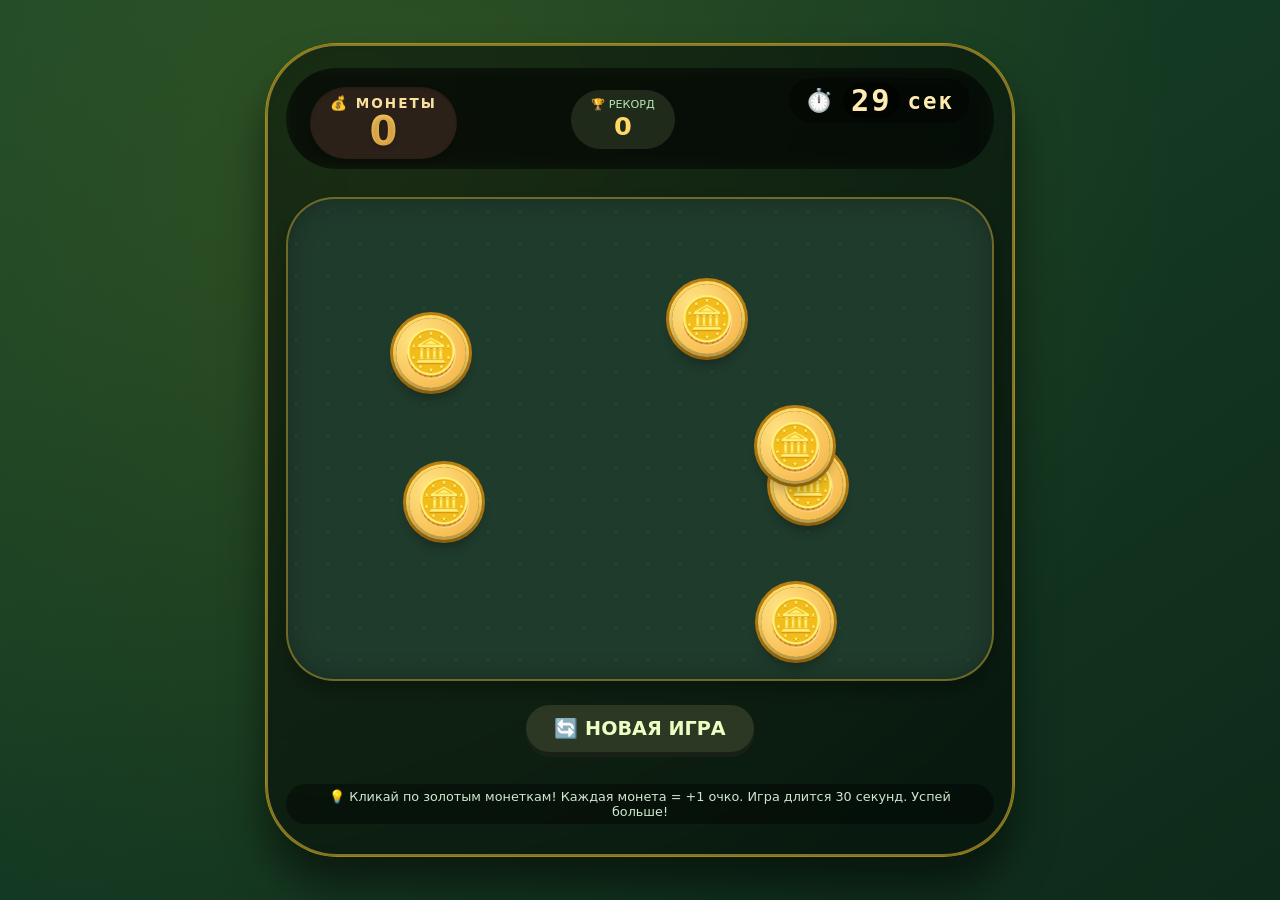
<file: pageGame/index.html>
<!DOCTYPE html>
<html lang="ru">
<head>
    <meta charset="UTF-8">
    <meta name="viewport" content="width=device-width, initial-scale=1.0, user-scalable=no">
    <title>✨ Золотая лихорадка — поймай монетку ✨</title>
    <style>
        * {
            margin: 0;
            padding: 0;
            box-sizing: border-box;
            user-select: none;
        }

        body {
            min-height: 100vh;
            background: linear-gradient(145deg, #1a472a 0%, #0e2a1a 100%);
            font-family: 'Segoe UI', 'Poppins', 'Inter', system-ui, sans-serif;
            display: flex;
            justify-content: center;
            align-items: center;
            padding: 20px;
            position: relative;
            overflow-x: hidden;
        }

        /* Атмосферные элементы: блеск и свечение */
        body::before {
            content: "";
            position: absolute;
            width: 100%;
            height: 100%;
            background: radial-gradient(circle at 30% 20%, rgba(255, 215, 0, 0.1), transparent 70%);
            pointer-events: none;
        }

        /* Главный контейнер игры */
        .game-container {
            max-width: 750px;
            width: 100%;
            background: rgba(0, 0, 0, 0.45);
            backdrop-filter: blur(3px);
            border-radius: 72px;
            padding: 24px 20px 32px;
            box-shadow: 0 30px 40px rgba(0, 0, 0, 0.5), 0 0 0 2px rgba(255, 200, 80, 0.5) inset;
            transition: all 0.2s;
            text-align: center;
            border: 1px solid rgba(255, 215, 0, 0.6);
        }

        /* Шапка с балансом и счётом */
        .game-header {
            display: flex;
            justify-content: space-between;
            align-items: baseline;
            flex-wrap: wrap;
            gap: 12px;
            background: #00000055;
            padding: 10px 24px;
            border-radius: 60px;
            margin-bottom: 28px;
            backdrop-filter: blur(8px);
        }

        .score-box {
            background: #2c2118;
            padding: 8px 20px;
            border-radius: 48px;
            box-shadow: inset 0 1px 3px #00000033, 0 5px 10px rgba(0,0,0,0.2);
        }

        .score-label {
            font-size: 0.85rem;
            letter-spacing: 2px;
            font-weight: 600;
            color: #f9e0a0;
            text-transform: uppercase;
        }

        .score-value {
            font-size: 2.5rem;
            font-weight: 800;
            background: linear-gradient(135deg, #FFD966, #FFB347);
            background-clip: text;
            -webkit-background-clip: text;
            color: transparent;
            line-height: 1;
            text-shadow: 0 2px 5px rgba(0,0,0,0.2);
        }

        .best-box {
            background: #1f2a1b;
            padding: 8px 20px;
            border-radius: 48px;
            text-align: center;
        }

        .best-label {
            font-size: 0.7rem;
            color: #b9e6b3;
        }

        .best-value {
            font-size: 1.6rem;
            font-weight: bold;
            color: #ffd966;
        }

        /* Игровое поле */
        .game-field {
            background: #1f3b2c;
            background-image: radial-gradient(circle at 25% 40%, rgba(70, 130, 70, 0.4) 2%, transparent 2.5%);
            background-size: 32px 32px;
            border-radius: 48px;
            min-height: 480px;
            position: relative;
            margin: 20px 0 20px;
            box-shadow: inset 0 0 25px #00000044, 0 10px 20px rgba(0,0,0,0.3);
            cursor: crosshair;
            overflow: hidden;
            border: 2px solid #e6b42266;
        }

        /* Контейнер для монет (динамическое размещение) */
        #coinArea {
            position: relative;
            width: 100%;
            height: 100%;
            min-height: 480px;
        }

        /* Стиль монетки */
        .coin {
            position: absolute;
            width: 70px;
            height: 70px;
            background: radial-gradient(circle at 30% 30%, #FFE484, #F5B042);
            border-radius: 50%;
            display: flex;
            align-items: center;
            justify-content: center;
            font-size: 2.8rem;
            font-weight: bold;
            box-shadow: 0 10px 12px rgba(0,0,0,0.3), 0 0 0 3px #FFD966, 0 0 0 6px #b97f10;
            cursor: pointer;
            transition: all 0.08s linear;
            animation: floatCoin 0.3s ease-out;
            backdrop-filter: blur(1px);
            color: #aa6f20;
            text-shadow: 1px 1px 0 #ffdd99;
        }

        .coin:active {
            transform: scale(0.85);
            filter: brightness(1.2);
        }

        /* Анимация появления */
        @keyframes floatCoin {
            0% {
                transform: scale(0.2) rotate(-20deg);
                opacity: 0;
            }
            80% {
                transform: scale(1.1) rotate(5deg);
            }
            100% {
                transform: scale(1) rotate(0deg);
                opacity: 1;
            }
        }

        /* Анимация исчезновения при клике */
        .coin-pop {
            animation: popOff 0.15s forwards !important;
        }

        @keyframes popOff {
            0% { transform: scale(1); opacity: 1; }
            100% { transform: scale(1.8); opacity: 0; pointer-events: none; }
        }

        /* Кнопка рестарт / новая игра */
        .action-bar {
            margin: 24px 0 12px;
            display: flex;
            justify-content: center;
            gap: 20px;
            flex-wrap: wrap;
        }

        .game-btn {
            background: #2d1f18;
            border: none;
            padding: 12px 28px;
            border-radius: 50px;
            font-weight: bold;
            font-size: 1.2rem;
            color: #ffe1a0;
            display: inline-flex;
            align-items: center;
            gap: 12px;
            cursor: pointer;
            transition: 0.1s linear;
            box-shadow: 0 5px 0 #1a0f0b;
            font-family: inherit;
        }

        .game-btn:active {
            transform: translateY(2px);
            box-shadow: 0 2px 0 #1a0f0b;
        }

        .reset-btn {
            background: #2c3824;
            box-shadow: 0 5px 0 #192117;
            color: #ebffc2;
        }

        .timer-box {
            background: #01010155;
            padding: 5px 16px;
            border-radius: 60px;
            font-weight: bold;
            font-size: 1.4rem;
            font-family: monospace;
            letter-spacing: 2px;
            color: #ffeaaf;
            display: inline-flex;
            align-items: center;
            gap: 8px;
        }

        .timer-value {
            font-size: 1.9rem;
            font-weight: 800;
            background: #00000077;
            padding: 0 8px;
            border-radius: 30px;
        }

        /* Подсказка */
        .game-tip {
            margin-top: 20px;
            font-size: 0.8rem;
            background: #00000066;
            display: inline-block;
            padding: 5px 18px;
            border-radius: 30px;
            color: #cfe6cf;
        }

        /* Адаптивность */
        @media (max-width: 550px) {
            .coin {
                width: 55px;
                height: 55px;
                font-size: 2rem;
            }
            .game-field, #coinArea {
                min-height: 400px;
            }
            .score-value {
                font-size: 1.8rem;
            }
            .game-btn {
                padding: 8px 18px;
                font-size: 1rem;
            }
        }
    </style>
</head>
<body>

<div class="game-container">
    <div class="game-header">
        <div class="score-box">
            <div class="score-label">💰 МОНЕТЫ</div>
            <div class="score-value" id="scoreDisplay">0</div>
        </div>
        <div class="best-box">
            <div class="best-label">🏆 РЕКОРД</div>
            <div class="best-value" id="bestDisplay">0</div>
        </div>
        <div class="timer-box">
            ⏱️ <span class="timer-value" id="timerDisplay">30</span> сек
        </div>
    </div>

    <div class="game-field" id="gameField">
        <div id="coinArea"></div>
    </div>

    <div class="action-bar">
        <button class="game-btn reset-btn" id="resetGameBtn">🔄 НОВАЯ ИГРА</button>
    </div>
    <div class="game-tip">
        💡 Кликай по золотым монеткам! Каждая монета = +1 очко. Игра длится 30 секунд. Успей больше!
    </div>
</div>

<script>
    (function() {
        // ---------- ИГРОВЫЕ ПЕРЕМЕННЫЕ ----------
        let score = 0;              // текущие очки
        let bestScore = 0;         // рекорд (хранится в localStorage)
        let timeLeft = 30;         // оставшееся время (секунды)
        let gameActive = false;     // активна ли игра (таймер работает, монеты спавнятся)
        let timerInterval = null;   // интервал таймера
        let spawnInterval = null;   // интервал спавна монет
        
        // DOM элементы
        const scoreDisplay = document.getElementById('scoreDisplay');
        const bestDisplay = document.getElementById('bestDisplay');
        const timerDisplay = document.getElementById('timerDisplay');
        const coinArea = document.getElementById('coinArea');
        const resetBtn = document.getElementById('resetGameBtn');
        const gameField = document.getElementById('gameField');
        
        // Загружаем рекорд из localStorage
        function loadBestScore() {
            const saved = localStorage.getItem('coinGameBest');
            if (saved !== null && !isNaN(parseInt(saved))) {
                bestScore = parseInt(saved);
            } else {
                bestScore = 0;
            }
            bestDisplay.innerText = bestScore;
        }
        
        // сохранить рекорд
        function saveBestScore() {
            if (score > bestScore) {
                bestScore = score;
                bestDisplay.innerText = bestScore;
                localStorage.setItem('coinGameBest', bestScore);
            }
        }
        
        // обновить отображение счета
        function updateScoreUI() {
            scoreDisplay.innerText = score;
            if (score > bestScore) {
                bestDisplay.innerText = score;  // моментальное обновление на экране (но сохраним позже)
                // но сохраним по достижении конца игры или при каждом улучшении? сохраним при каждом улучшении
                if (score > bestScore) {
                    // сразу сохраняем в localStorage, но без дубляжа переменной
                    bestScore = score;
                    localStorage.setItem('coinGameBest', bestScore);
                }
            }
        }
        
        // обновить таймер на экране
        function updateTimerUI() {
            timerDisplay.innerText = timeLeft;
        }
        
        // полная остановка игры (таймеры, спавн, активность)
        function stopGame(keepState = false) {
            if (timerInterval) {
                clearInterval(timerInterval);
                timerInterval = null;
            }
            if (spawnInterval) {
                clearInterval(spawnInterval);
                spawnInterval = null;
            }
            gameActive = false;
            
            // если keepState false — чистим поле от монет
            if (!keepState) {
                clearAllCoins();
            }
        }
        
        // очистка всех монет с поля
        function clearAllCoins() {
            while (coinArea.firstChild) {
                coinArea.removeChild(coinArea.firstChild);
            }
        }
        
        // создать монетку в случайной позиции (в пределах gameField)
        function spawnCoin() {
            if (!gameActive) return;
            
            // получаем размеры контейнера coinArea (он занимает всю область gameField)
            const fieldRect = gameField.getBoundingClientRect();
            const coinContainerRect = coinArea.getBoundingClientRect();
            // используем ширину/высоту coinArea, но поскольку монеты абсолютны внутри coinArea,
            // координаты относительно coinArea (left, top от 0 до ширины/высоты)
            const maxWidth = coinArea.clientWidth;
            const maxHeight = coinArea.clientHeight;
            
            // если поле еще не отрисовало размеры (0) – отложить
            if (maxWidth < 50 || maxHeight < 50) return;
            
            // размер монеты (примерно 70px, но для адаптивности)
            const coinSize = (window.innerWidth <= 550) ? 55 : 70;
            // безопасные границы чтобы монета не вылезала за края
            const leftPos = Math.random() * (maxWidth - coinSize - 10) + 5;
            const topPos = Math.random() * (maxHeight - coinSize - 10) + 5;
            
            const coin = document.createElement('div');
            coin.className = 'coin';
            // символ монетки или $
            coin.innerHTML = '🪙';
            coin.style.left = `${leftPos}px`;
            coin.style.top = `${topPos}px`;
            coin.style.position = 'absolute';
            
            // обработчик клика по монете
            coin.addEventListener('click', (e) => {
                e.stopPropagation();
                if (!gameActive) return;
                // добавляем эффект "сбора"
                if (coin.classList.contains('coin-pop')) return; // уже исчезает
                coin.classList.add('coin-pop');
                // увеличиваем счет
                score++;
                updateScoreUI();
                // сохраняем рекорд если побили
                if (score > bestScore) {
                    bestScore = score;
                    localStorage.setItem('coinGameBest', bestScore);
                    bestDisplay.innerText = bestScore;
                }
                // после анимации удаляем монету
                setTimeout(() => {
                    if (coin && coin.parentNode) coin.remove();
                }, 130);
                // добавить звуковой эффект? необязательно, но легкий визуал уже есть
            });
            
            coinArea.appendChild(coin);
            
            // Авто-удаление монеты через 4 секунды, если не кликнули (чтобы поле не забивалось)
            setTimeout(() => {
                if (coin && coin.parentNode && gameActive) {
                    // удаляем только если она еще жива и не имеет анимации исчезновения
                    if (!coin.classList.contains('coin-pop')) {
                        coin.remove();
                    }
                } else if (coin && coin.parentNode && !gameActive) {
                    // игра кончилась — убираем всё
                    coin.remove();
                }
            }, 4000);
        }
        
        // запуск спавна монет (интервал)
        function startSpawning() {
            if (spawnInterval) clearInterval(spawnInterval);
            // спавним каждые 0.8 секунды (динамически, чтобы было весело)
            spawnInterval = setInterval(() => {
                if (gameActive) {
                    spawnCoin();
                    // Иногда двойной спавн для азарта (шанс 30%)
                    if (Math.random() < 0.3 && gameActive) {
                        setTimeout(() => {
                            if (gameActive) spawnCoin();
                        }, 150);
                    }
                }
            }, 800);
        }
        
        // таймер обратного отсчета
        function startTimer() {
            if (timerInterval) clearInterval(timerInterval);
            timerInterval = setInterval(() => {
                if (!gameActive) return;
                if (timeLeft <= 1) {
                    // время вышло!
                    timeLeft = 0;
                    updateTimerUI();
                    endGame();
                } else {
                    timeLeft--;
                    updateTimerUI();
                }
            }, 1000);
        }
        
        // завершение игры: остановка всего, показываем итоговое сообщение, чистим монеты, блокируем клики
        function endGame() {
            if (!gameActive) return;
            gameActive = false;
            stopGame(true); // останавливаем таймеры, но не чистим монеты руками (чистим ниже)
            clearAllCoins(); // убираем все монеты с поля
            // финальное сохранение рекорда (на всякий)
            if (score > bestScore) {
                bestScore = score;
                localStorage.setItem('coinGameBest', bestScore);
                bestDisplay.innerText = bestScore;
            }
            // всплывающее уведомление об окончании игры
            showGameOverMessage();
        }
        
        // показать сообщение об окончании
        function showGameOverMessage() {
            const messageDiv = document.createElement('div');
            messageDiv.style.position = 'absolute';
            messageDiv.style.top = '50%';
            messageDiv.style.left = '50%';
            messageDiv.style.transform = 'translate(-50%, -50%)';
            messageDiv.style.background = '#000000cc';
            messageDiv.style.backdropFilter = 'blur(12px)';
            messageDiv.style.padding = '20px 28px';
            messageDiv.style.borderRadius = '60px';
            messageDiv.style.border = '2px solid #ffd966';
            messageDiv.style.color = '#FFE484';
            messageDiv.style.fontWeight = 'bold';
            messageDiv.style.fontSize = '1.4rem';
            messageDiv.style.textAlign = 'center';
            messageDiv.style.zIndex = '200';
            messageDiv.style.pointerEvents = 'none';
            messageDiv.style.fontFamily = 'inherit';
            messageDiv.innerHTML = `⏰ ВРЕМЯ ВЫШЛО!<br>✨ Ваш результат: ${score} монет ✨<br>👑 Рекорд: ${bestScore}`;
            gameField.style.position = 'relative';
            gameField.appendChild(messageDiv);
            
            setTimeout(() => {
                if (messageDiv && messageDiv.parentNode) messageDiv.remove();
            }, 2600);
        }
        
        // сброс/новая игра (полный рестарт)
        function resetAndStartGame() {
            // останавливаем всё текущее
            stopGame(false);
            // сбрасываем переменные
            score = 0;
            timeLeft = 30;
            gameActive = true;
            updateScoreUI();
            updateTimerUI();
            clearAllCoins();
            // перезагружаем рекорд из хранилища (на случай внешних изменений)
            loadBestScore();
            // если текущий счет больше рекорда при сбросе — не должно быть, но корректируем отображение
            if (score > bestScore) {
                // (не может быть, т.к. score=0)
            }
            // запуск спавна и таймера
            startSpawning();
            startTimer();
            
            // добавим стартовую порцию монет (сразу пару штук)
            setTimeout(() => {
                if (gameActive) {
                    for(let i=0;i<3;i++) {
                        setTimeout(() => spawnCoin(), i*120);
                    }
                }
            }, 50);
        }
        
        // инициализация первого запуска игры при загрузке
        function initGame() {
            loadBestScore();
            score = 0;
            timeLeft = 30;
            gameActive = true;
            updateScoreUI();
            updateTimerUI();
            clearAllCoins();
            startSpawning();
            startTimer();
            // стартовые монеты
            setTimeout(() => {
                if(gameActive) {
                    for(let i=0;i<4;i++) {
                        setTimeout(() => spawnCoin(), i*150);
                    }
                }
            }, 100);
        }
        
        // при клике на кнопку "Новая игра" — сбрасываем игру полностью
        resetBtn.addEventListener('click', () => {
            // полностью перезапускаем игровой процесс
            stopGame(false);
            score = 0;
            timeLeft = 30;
            gameActive = true;
            updateScoreUI();
            updateTimerUI();
            clearAllCoins();
            loadBestScore(); // актуализируем рекорд
            // запуск заново
            startSpawning();
            startTimer();
            setTimeout(() => {
                if(gameActive) {
                    for(let i=0;i<3;i++) setTimeout(() => spawnCoin(), i*100);
                }
            }, 50);
        });
        
        // также отслеживаем изменение размера окна для корректных монет (необязательно, но монеты адаптируются)
        let resizeTimeout;
        window.addEventListener('resize', () => {
            if (!gameActive) return;
            // при изменении размера, чтобы монеты не "уехали" — лучше перерисовать? Просто предупредим, 
            // оставляем как есть, не ломается.
            // Но можно пересчитать позиции? Не критично, так как игра быстрая.
            if (resizeTimeout) clearTimeout(resizeTimeout);
            resizeTimeout = setTimeout(() => {
                // ничего агрессивного, просто чтобы избежать ошибок
            }, 200);
        });
        
        // Стартуем игру
        initGame();
        
        // Защита от двойных кликов на кнопку reset приводящая к множеству таймеров — в reset всё корректно остановлено
        // дополнительная функция: если игра закончилась, новые монеты не спавнятся, а клики не работают.
        // добавим окончательную приятную деталь - звука нет, но визуал с анимацией делает игру приятной.
        
        // (доп) небольшая динамика сложности: с каждой монетой не меняем, но спавн быстрый
        console.log("Игра 'Поймай монетку' запущена! Кликай по золотым 🪙");
    })();
</script>
</body>
</html>
</file>
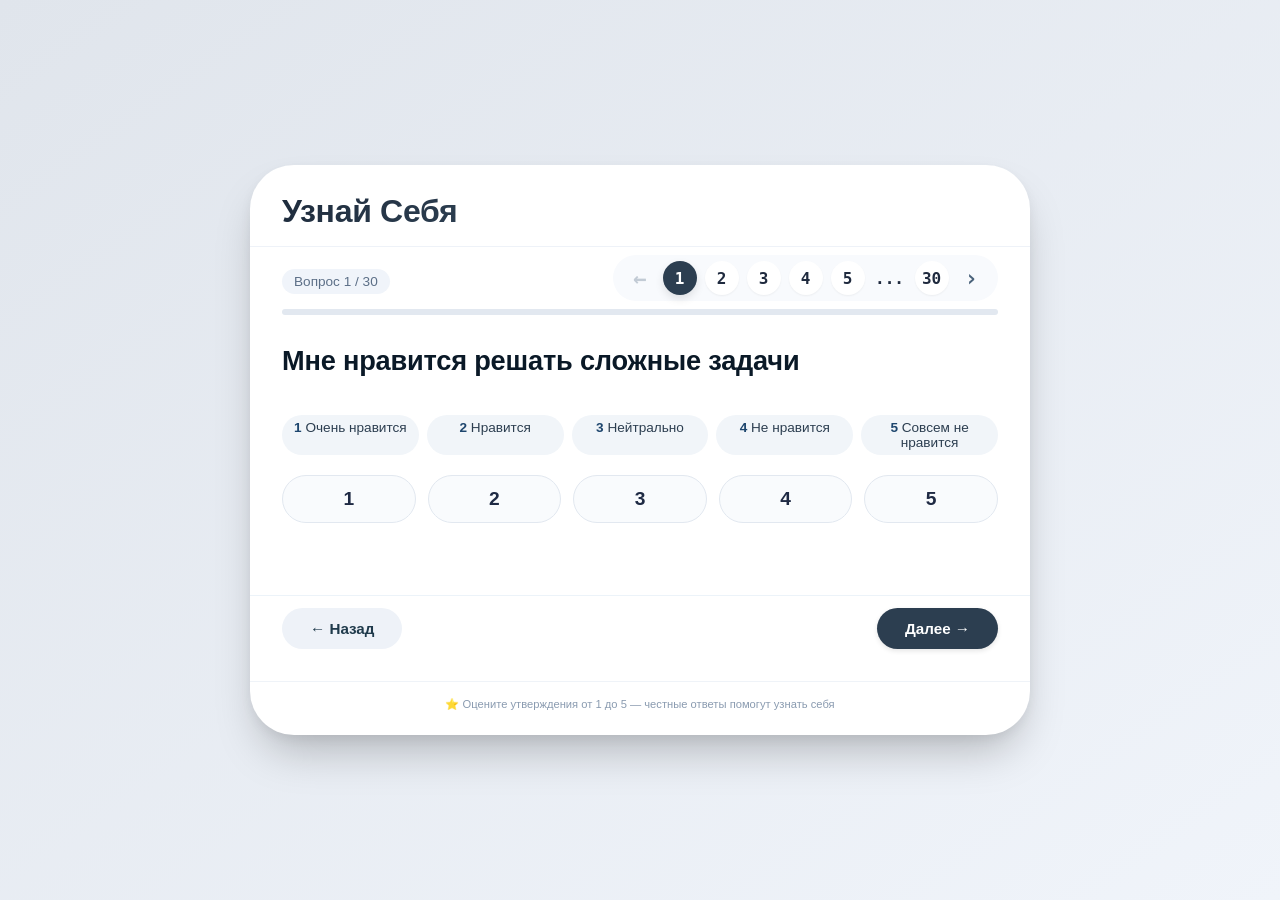
<file: pageIQ/index.html>
<!DOCTYPE html>
<html lang="ru">
<head>
    <meta charset="UTF-8">
    <meta name="viewport" content="width=device-width, initial-scale=1.0, user-scalable=yes">
    <title>IQ Тест | Узнай себя</title>
    <style>
        * {
            margin: 0;
            padding: 0;
            box-sizing: border-box;
        }

        body {
            background: linear-gradient(145deg, #e0e5ec 0%, #f0f4fa 100%);
            font-family: 'Inter', -apple-system, BlinkMacSystemFont, 'Segoe UI', Roboto, Helvetica, Arial, sans-serif;
            min-height: 100vh;
            display: flex;
            justify-content: center;
            align-items: center;
            padding: 24px 16px;
        }

        /* главная карточка теста */
        .test-container {
            max-width: 780px;
            width: 100%;
            background: #ffffff;
            border-radius: 44px;
            box-shadow: 0 25px 45px -12px rgba(0, 0, 0, 0.25), 0 4px 12px rgba(0, 0, 0, 0.05);
            overflow: hidden;
            transition: all 0.2s ease;
        }

        /* шапка с заголовком "Узнай Себя" */
        .test-header {
            padding: 28px 32px 16px 32px;
            border-bottom: 1px solid #eef2f8;
        }

        .test-header h1 {
            font-size: 2rem;
            font-weight: 700;
            letter-spacing: -0.3px;
            background: linear-gradient(135deg, #1E2B3C, #2C3E50);
            background-clip: text;
            -webkit-background-clip: text;
            color: transparent;
            display: inline-block;
        }

        /* область прогресса и пагинации (вдохновение 1 2 3 4 5 30 >) */
        .progress-area {
            display: flex;
            justify-content: space-between;
            align-items: baseline;
            flex-wrap: wrap;
            gap: 12px;
            padding: 8px 32px 0 32px;
            margin-bottom: 8px;
        }

        .question-counter {
            font-size: 0.85rem;
            font-weight: 500;
            color: #5c6f87;
            background: #f0f4fa;
            padding: 5px 12px;
            border-radius: 40px;
        }

        .pagination-buttons {
            display: flex;
            align-items: center;
            gap: 8px;
            font-family: monospace;
            font-weight: 600;
            background: #f8fafd;
            padding: 6px 12px;
            border-radius: 60px;
        }

        .page-number {
            font-size: 1rem;
            font-weight: 600;
            background: white;
            width: 34px;
            height: 34px;
            display: inline-flex;
            align-items: center;
            justify-content: center;
            border-radius: 30px;
            color: #1f2a3e;
            cursor: pointer;
            transition: 0.1s linear;
            box-shadow: 0 1px 2px rgba(0,0,0,0.05);
        }

        .page-number.active-page {
            background: #2c3e50;
            color: white;
            box-shadow: 0 4px 8px rgba(0,0,0,0.1);
        }

        .page-number:active { transform: scale(0.94);}
        .nav-arrow {
            font-size: 1.4rem;
            font-weight: 600;
            padding: 0 8px;
            cursor: pointer;
            user-select: none;
            color: #4a627a;
            transition: 0.1s;
        }
        .nav-arrow:active { transform: scale(0.9);}
        .nav-arrow.disabled {
            opacity: 0.3;
            pointer-events: none;
        }

        /* основная область вопроса */
        .question-card {
            padding: 20px 32px 28px 32px;
        }

        .question-text {
            font-size: 1.7rem;
            font-weight: 600;
            line-height: 1.3;
            color: #0a1927;
            margin-bottom: 36px;
            letter-spacing: -0.2px;
        }

        /* шкала ответов в точности как на скрине: "Очень нравится" ... "Совсем не нравится" с цифрами 1-5 */
        .scale-container {
            margin: 20px 0 32px 0;
        }

        .scale-labels {
            display: flex;
            justify-content: space-between;
            margin-bottom: 20px;
            flex-wrap: wrap;
            gap: 8px;
        }

        .scale-label {
            font-size: 0.85rem;
            font-weight: 500;
            color: #2c3e50;
            background: #f1f5f9;
            padding: 5px 12px;
            border-radius: 40px;
            text-align: center;
            flex: 1;
            min-width: 70px;
        }

        .scale-label strong {
            font-weight: 700;
            color: #1e466e;
        }

        .scale-options {
            display: flex;
            justify-content: space-between;
            gap: 12px;
            margin-top: 8px;
        }

        .scale-option {
            flex: 1;
            text-align: center;
            background: #f9fbfd;
            border-radius: 32px;
            padding: 12px 0;
            cursor: pointer;
            transition: all 0.15s ease;
            border: 1.5px solid #e2e8f0;
            font-weight: 600;
            font-size: 1.2rem;
            color: #1f2a44;
        }

        .scale-option.selected {
            background: #1e2f3f;
            border-color: #1e2f3f;
            color: white;
            box-shadow: 0 8px 14px -8px rgba(0,0,0,0.2);
            transform: scale(0.98);
        }

        /* кнопки навигации внизу */
        .action-buttons {
            display: flex;
            justify-content: space-between;
            padding: 12px 32px 32px 32px;
            border-top: 1px solid #ecf3f9;
            margin-top: 12px;
        }

        .btn {
            padding: 12px 28px;
            border-radius: 60px;
            font-weight: 600;
            font-size: 0.95rem;
            border: none;
            background: #eef2f8;
            color: #1f3a4b;
            cursor: pointer;
            transition: 0.15s;
        }

        .btn-primary {
            background: #2c3e50;
            color: white;
            box-shadow: 0 2px 5px rgba(0,0,0,0.1);
        }

        .btn-primary:active {
            background: #1e2f3f;
            transform: scale(0.97);
        }

        .btn:active {
            transform: scale(0.97);
        }

        .result-area {
            background: #fefcf5;
            border-radius: 32px;
            margin: 20px 32px 32px 32px;
            padding: 24px;
            text-align: center;
            border-left: 6px solid #2c3e50;
        }

        .result-score {
            font-size: 2.5rem;
            font-weight: 800;
            color: #1f3b4c;
        }

        .result-message {
            margin-top: 12px;
            color: #2c3e50;
        }

        /* прогресс бар стилизованный */
        .progress-bar-wrapper {
            padding: 0 32px 8px 32px;
        }
        .progress-bar-bg {
            background: #e2e8f0;
            border-radius: 20px;
            height: 6px;
            width: 100%;
        }
        .progress-fill {
            background: #2c3e50;
            width: 0%;
            height: 6px;
            border-radius: 20px;
            transition: width 0.25s ease;
        }

        footer {
            font-size: 0.7rem;
            text-align: center;
            padding: 16px 32px 24px;
            color: #8a9bb0;
            border-top: 1px solid #eff3f8;
        }

        @media (max-width: 550px) {
            .question-text { font-size: 1.35rem; }
            .scale-option { font-size: 1rem; padding: 8px 0; }
            .scale-label { font-size: 0.7rem; min-width: 55px; }
            .btn { padding: 10px 18px; }
            .test-header h1 { font-size: 1.7rem; }
        }
    </style>
</head>
<body>
<div class="test-container" id="iqTestApp">
    <div class="test-header">
        <h1>Узнай Себя</h1>
    </div>

    <div class="progress-area">
        <div class="question-counter" id="questionCounter">Вопрос 1 / 30</div>
        <div class="pagination-buttons" id="paginationButtons">
            <!-- динамические кнопки 1 2 3 ... 30 > -->
        </div>
    </div>

    <div class="progress-bar-wrapper">
        <div class="progress-bar-bg">
            <div class="progress-fill" id="progressFill"></div>
        </div>
    </div>

    <div class="question-card" id="questionCard">
        <div class="question-text" id="questionText">
            Мне нравится решать сложные задачи
        </div>
        <div class="scale-container">
            <div class="scale-labels">
                <div class="scale-label"><strong>1</strong> Очень нравится</div>
                <div class="scale-label"><strong>2</strong> Нравится</div>
                <div class="scale-label"><strong>3</strong> Нейтрально</div>
                <div class="scale-label"><strong>4</strong> Не нравится</div>
                <div class="scale-label"><strong>5</strong> Совсем не нравится</div>
            </div>
            <div class="scale-options" id="scaleOptions">
                <!-- 5 кнопок 1-5 -->
            </div>
        </div>
    </div>

    <div class="action-buttons">
        <button class="btn" id="prevBtn">← Назад</button>
        <button class="btn btn-primary" id="nextBtn">Далее →</button>
    </div>

    <div id="resultPanel" style="display: none;"></div>
    <footer>⭐ Оцените утверждения от 1 до 5 — честные ответы помогут узнать себя</footer>
</div>

<script>
    // ---------- ГЕНЕРАЦИЯ ВОПРОСОВ ДЛЯ IQ-ТЕСТА (30 уникальных, когнитивные, логические, самооценка) ----------
    const questions = [
        "Мне нравится решать сложные задачи",
        "Я легко нахожу нестандартные решения в затруднительных ситуациях",
        "Мне интересно разбираться в закономерностях и последовательностях",
        "Я предпочитаю анализировать информацию, прежде чем принимать решение",
        "Решение головоломок или логических игр доставляет мне удовольствие",
        "Я быстро улавливаю суть новых концепций и идей",
        "Мне нравится мысленно моделировать разные сценарии событий",
        "Я часто замечаю детали, которые ускользают от других",
        "Я могу долго концентрироваться на одной умственной задаче",
        "Мне интересно изучать математические или абстрактные концепции",
        "Я способен удерживать в уме несколько фактов одновременно",
        "Критическое мышление — одна из моих сильных сторон",
        "Мне легко даётся обучение новым навыкам",
        "Я люблю искать причинно-следственные связи в происходящем",
        "Мне нравится дебатировать и аргументировать свою точку зрения",
        "Я могу быстро адаптироваться к изменениям правил в игре или задаче",
        "Я часто решаю задачи в уме, не прибегая к записям",
        "Я получаю удовольствие от сложных тестов и экзаменов",
        "Я способен увидеть скрытые паттерны в наборе данных",
        "Мне нравится оптимизировать процессы и находить эффективные способы",
        "Я люблю шахматы, стратегии или логические игры",
        "Мне легко даётся программирование / алгоритмическое мышление",
        "Я часто задаюсь вопросом «почему?» и ищу глубокие объяснения",
        "Я могу отслеживать длинные цепочки рассуждений без потери мысли",
        "Мне нравится тестировать собственные когнитивные границы",
        "Я способен интуитивно чувствовать правильный ответ в сложных задачах",
        "Я предпочитаю сложные задания простым и однообразным",
        "Я быстро обрабатываю новую информацию и делаю выводы",
        "Мне нравится участвовать в интеллектуальных викторинах",
        "Я чувствую удовлетворение, когда нахожу элегантное решение трудной проблемы"
    ];

    // убедимся что ровно 30
    if(questions.length !== 30) console.warn("wrong questions count");
    
    // состояние приложения
    let answers = new Array(30).fill(null);   // от 1 до 5 (число)
    let currentIndex = 0;                     // 0-based

    // DOM элементы
    const questionTextEl = document.getElementById('questionText');
    const scaleOptionsDiv = document.getElementById('scaleOptions');
    const prevBtn = document.getElementById('prevBtn');
    const nextBtn = document.getElementById('nextBtn');
    const questionCounterSpan = document.getElementById('questionCounter');
    const progressFill = document.getElementById('progressFill');
    const paginationContainer = document.getElementById('paginationButtons');
    const resultPanel = document.getElementById('resultPanel');
    
    // --- вспомогательные функции ---
    function updateProgressFill() {
        const answeredCount = answers.filter(a => a !== null).length;
        const percent = (answeredCount / 30) * 100;
        progressFill.style.width = `${percent}%`;
    }

    function updateCounterText() {
        questionCounterSpan.innerText = `Вопрос ${currentIndex+1} / 30`;
    }

    // отрисовка кнопок шкалы для текущего вопроса (1-5)
    function renderScaleForCurrent() {
        const currentAnswer = answers[currentIndex];
        scaleOptionsDiv.innerHTML = '';
        for(let i=1; i<=5; i++) {
            const btn = document.createElement('div');
            btn.classList.add('scale-option');
            if(currentAnswer === i) btn.classList.add('selected');
            btn.innerText = i;
            btn.dataset.value = i;
            btn.addEventListener('click', (e) => {
                e.stopPropagation();
                setAnswerForCurrent(i);
                renderScaleForCurrent();    // перерисовать выделение
                updatePaginationHighlight();
                updateProgressFill();
                // авто-переход? по желанию, но лучше не переходить автоматически, 
                // но можно добавить переключение, но сохраним UX как классический тест
            });
            scaleOptionsDiv.appendChild(btn);
        }
    }

    function setAnswerForCurrent(value) {
        answers[currentIndex] = value;
        // перерисовываем пагинацию (цифра меняет статус)
        renderPaginationNumbers();
        updateProgressFill();
    }

    // отрисовка пагинации: 1 2 3 ... 30 и стрелка >
    function renderPaginationNumbers() {
        paginationContainer.innerHTML = '';
        // создаем до 10 элементов для удобства? но по скрину: 1 2 3 4 5 30 > 
        // сделаем динамические номера: показываем первые 5, потом текущий кластер, потом 30 и стрелку
        // для удобства стилизуем как на скрине: кнопки страниц (1,2,3,4,5,30, >)
        // но чтобы быстро переключаться между вопросами, сделаем умную пагинацию: отображаем 1, ..., nearby, ..., 30 и стрелки
        // Вдохновение из скрина: [1] [2] [3] [4] [5] [30] [>] 
        // но всего 30 вопросов, логичнее: показываем текущий-2 ... текущий+2, крайние 
        // Доработаем так, чтобы было удобно, но похоже на стиль.
        
        const total = 30;
        // Кнопка "<" если нужно? на скрине нет, но добавим для навигации, оставим как стрелку влево в пагинации?
        // строго по скрину: "1 2 3 4 5 30 >" - но это просто пример, реализуем элегантно:
        // Добавим кнопку назад в пагинации? используем отдельные кнопки внизу, но для эстетики сделаем стрелку "влево" если текущий >1
        const leftNavSpan = document.createElement('span');
        leftNavSpan.innerText = '←';
        leftNavSpan.className = 'nav-arrow';
        if(currentIndex === 0) leftNavSpan.classList.add('disabled');
        leftNavSpan.addEventListener('click', () => {
            if(currentIndex > 0) {
                currentIndex--;
                loadQuestion();
            }
        });
        paginationContainer.appendChild(leftNavSpan);
        
        // набор отображаемых номеров (1-индекс)
        let pageNumbers = [];
        if(total <= 8) {
            for(let i=1;i<=total;i++) pageNumbers.push(i);
        } else {
            // показываем первый, последний, и вокруг текущего
            pageNumbers.push(1);
            if(currentIndex+1 <= 3) {
                for(let i=2; i<=5; i++) pageNumbers.push(i);
                pageNumbers.push('...');
                pageNumbers.push(total);
            } 
            else if(currentIndex+1 >= total-2) {
                pageNumbers.push('...');
                for(let i=total-4; i<=total; i++) pageNumbers.push(i);
            }
            else {
                pageNumbers.push('...');
                for(let i=currentIndex; i<=currentIndex+2; i++) pageNumbers.push(i+1);
                pageNumbers.push('...');
                pageNumbers.push(total);
            }
            // фильтр уникальности и без дублей
            const cleanNumbers = [];
            for(let val of pageNumbers) {
                if(val === '...') cleanNumbers.push('...');
                else if(!cleanNumbers.includes(val) && val>=1 && val<=total) cleanNumbers.push(val);
            }
            pageNumbers = cleanNumbers;
        }
        
        for(let num of pageNumbers) {
            if(num === '...') {
                const dotsSpan = document.createElement('span');
                dotsSpan.innerText = '...';
                dotsSpan.className = 'page-number';
                dotsSpan.style.background = 'transparent';
                dotsSpan.style.boxShadow = 'none';
                dotsSpan.style.cursor = 'default';
                paginationContainer.appendChild(dotsSpan);
                continue;
            }
            const pageSpan = document.createElement('span');
            pageSpan.innerText = num;
            pageSpan.className = 'page-number';
            if(currentIndex+1 === num) pageSpan.classList.add('active-page');
            pageSpan.addEventListener('click', (e) => {
                const newIdx = num - 1;
                if(newIdx >=0 && newIdx < total) {
                    currentIndex = newIdx;
                    loadQuestion();
                }
            });
            paginationContainer.appendChild(pageSpan);
        }
        
        // правая стрелка >
        const rightNavSpan = document.createElement('span');
        rightNavSpan.innerText = '›';
        rightNavSpan.className = 'nav-arrow';
        if(currentIndex === total-1) rightNavSpan.classList.add('disabled');
        rightNavSpan.addEventListener('click', () => {
            if(currentIndex < total-1) {
                currentIndex++;
                loadQuestion();
            } else if(currentIndex === total-1 && answers[currentIndex] !== null){
                // на последнем вопросе, если нажать > показать результат? но по дизайну есть кнопка Далее, но сделаем проверку
                if(allQuestionsAnswered()) showResults();
                else alert("Ответьте на все вопросы перед финалом. Используйте кнопку 'Завершить'");
            }
        });
        paginationContainer.appendChild(rightNavSpan);
    }
    
    function updatePaginationHighlight() {
        renderPaginationNumbers();
    }
    
    function loadQuestion() {
        // обновить текст вопроса
        questionTextEl.innerText = questions[currentIndex];
        renderScaleForCurrent();
        updateCounterText();
        updatePaginationHighlight();
        updateProgressFill();
        // управление кнопками навигации
        if(currentIndex === 0) prevBtn.disabled = false; // не отключаем, но стили
        if(currentIndex === 29) {
            nextBtn.innerText = "Завершить ✓";
        } else {
            nextBtn.innerText = "Далее →";
        }
        // если результат виден скрываем
        if(resultPanel.style.display === 'block') resultPanel.style.display = 'none';
    }
    
    function allQuestionsAnswered() {
        return answers.every(a => a !== null);
    }
    
    function computeIQStyleResult() {
        // Подсчёт по шкале: чем меньше сумма баллов (1 - очень нравится решать задачи => высокие когнитивные склонности)
        // Но тест стилизован под IQ оценку, суммируем (чем меньше баллов, тем выше интерес/способности)
        // сумма raw, преобразуем в шкалу от 80 до 145 примерно
        let totalScore = 0;
        for(let i=0;i<answers.length;i++) {
            totalScore += answers[i];  // 1..5
        }
        // минимальный сырой балл 30, максимальный 150
        // IQ условно: чем меньше балл, тем выше склонность к решению сложных задач => выше IQ-потенциал
        let raw = totalScore;
        let iqEstimate;
        if(raw <= 55) iqEstimate = 138 + Math.floor((55-raw)/2);
        else if(raw <= 75) iqEstimate = 125 + Math.floor((75-raw)/2);
        else if(raw <= 95) iqEstimate = 110 + Math.floor((95-raw)/2);
        else if(raw <= 120) iqEstimate = 95 + Math.floor((120-raw)/3);
        else iqEstimate = 85 + Math.floor((150-raw)/4);
        
        iqEstimate = Math.min(155, Math.max(78, iqEstimate));
        
        let interpretation = "";
        if(iqEstimate >= 130) interpretation = "💡 Выдающиеся аналитические способности! Вы словно маг логики. Тяга к сложным задачам — ваш двигатель.";
        else if(iqEstimate >= 115) interpretation = "🧠 Отличный когнитивный потенциал. Вы любите решать нетривиальные проблемы и быстро схватываете суть.";
        else if(iqEstimate >= 100) interpretation = "📊 Средний высокий диапазон. У вас хорошие задатки для интеллектуальной работы, развивайте дальше!";
        else if(iqEstimate >= 85) interpretation = "🌱 Гибкое мышление, но иногда не хватает уверенности в сложных задачах. Практика улучшит результаты!";
        else interpretation = "🌟 У вас уникальный стиль мышления. Попробуйте больше головоломок, и IQ-показатель возрастёт!";
        
        return { iq: iqEstimate, rawScore: raw, message: interpretation };
    }
    
    function showResults() {
        if(!allQuestionsAnswered()) {
            alert("Пожалуйста, ответьте на все 30 вопросов, чтобы увидеть результат.");
            return;
        }
        const { iq, rawScore, message } = computeIQStyleResult();
        resultPanel.style.display = 'block';
        resultPanel.innerHTML = `
            <div class="result-area">
                <div class="result-score">🧠 IQ-потенциал: ${iq}</div>
                <div class="result-message" style="font-size:1rem; margin-top:8px;">${message}</div>
                <div style="margin-top: 16px; font-size: 0.85rem; background:#eef2f5; border-radius:28px; padding:12px;">Ваш паттерн ответов: сумма баллов = ${rawScore} из 150.<br>Чем меньше сумма — тем выше предрасположенность к решению сложных задач.</div>
                <button id="restartTestBtn" style="margin-top: 20px; background:#2c3e50; border:none; color:white; padding: 10px 24px; border-radius: 40px; font-weight:600; cursor:pointer;">⟳ Пройти заново</button>
            </div>
        `;
        const restartBtn = document.getElementById('restartTestBtn');
        if(restartBtn) restartBtn.addEventListener('click', () => {
            answers.fill(null);
            currentIndex = 0;
            resultPanel.style.display = 'none';
            loadQuestion();
            updateProgressFill();
            renderPaginationNumbers();
        });
        // пролистать к результату
        resultPanel.scrollIntoView({ behavior: 'smooth', block: 'nearest' });
    }
    
    // обработчики кнопок Назад / Далее
    function onNext() {
        if(answers[currentIndex] === null) {
            alert("Пожалуйста, выберите вариант от 1 до 5 (от 'Очень нравится' до 'Совсем не нравится')");
            return;
        }
        if(currentIndex === 29) {
            // последний вопрос -> финиш
            if(allQuestionsAnswered()) showResults();
            else alert("Не все вопросы имеют ответы. Проверьте, нет ли пропущенных ранее.");
        } else {
            currentIndex++;
            loadQuestion();
        }
    }
    
    function onPrev() {
        if(currentIndex > 0) {
            currentIndex--;
            loadQuestion();
        }
    }
    
    // инициализация всех событий и первого рендера
    function init() {
        renderPaginationNumbers();
        loadQuestion();
        prevBtn.addEventListener('click', onPrev);
        nextBtn.addEventListener('click', onNext);
        updateProgressFill();
    }
    
    init();
</script>
</body>
</html>
</file>
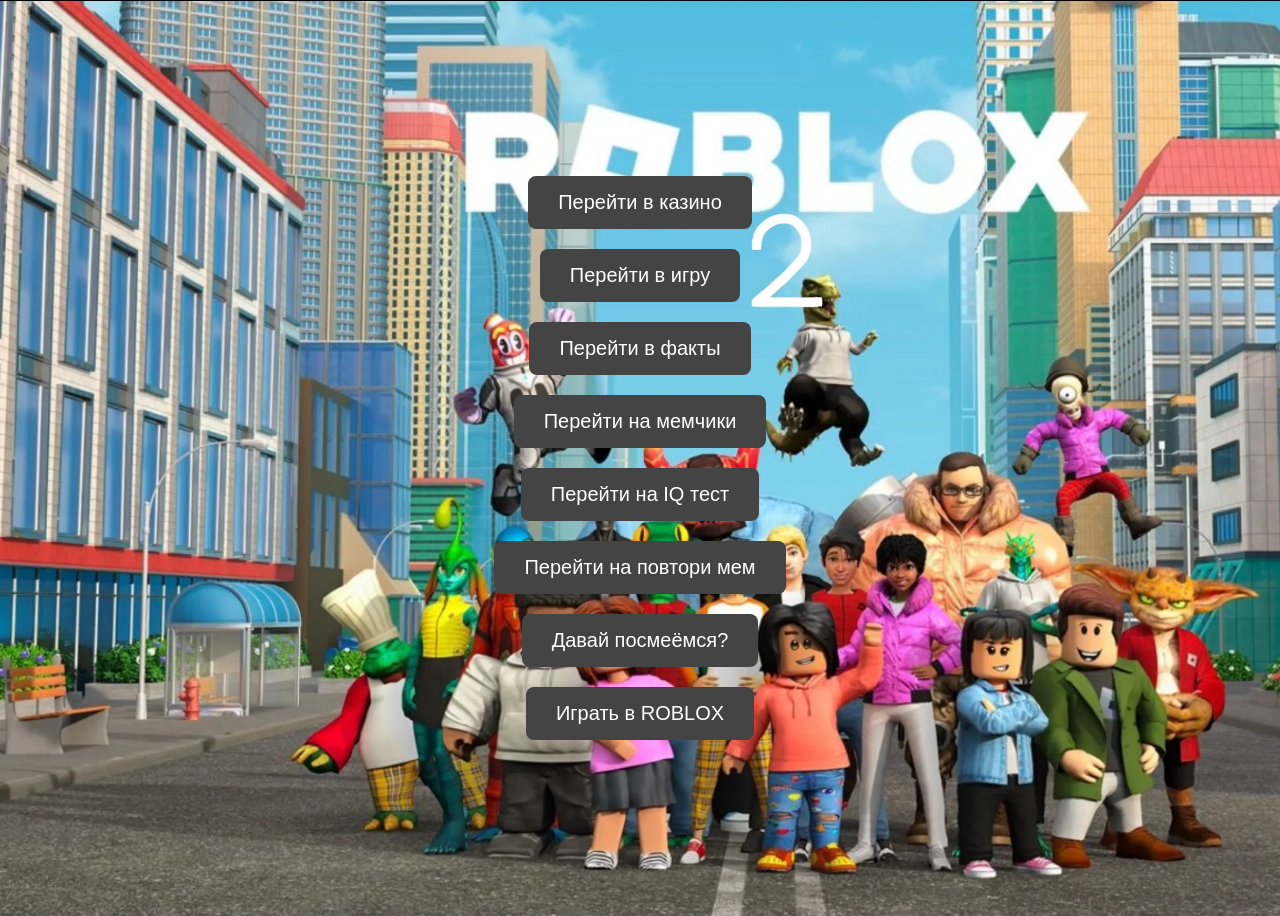
<file: pageMenu/index.html>
<!DOCTYPE html>
<html lang="ru">
<head>
    <meta charset="UTF-8">
    <title>Меню</title>
    <style>
        body {
            display: flex;
            flex-direction: column;
            justify-content: center;
            align-items: center;
            height: 100vh;
            background-color: #1a1a1a;
            font-family: Arial, sans-serif;
            background-image: url('../roblox.jpg');
            background-repeat: no-repeat;
            background-size: cover;
        }
        .btn {
            padding: 15px 30px;
            margin: 10px;
            font-size: 20px;
            color: #fff;
            background-color: #444;
            border: none;
            border-radius: 8px;
            cursor: pointer;
            transition: 0.3s;
        }
        .btn:hover {
            background-color: #666;
        }
    </style>
</head>
<body>
    <button class="btn" onclick="location.href='../pageCasino/index.html'">Перейти в казино</button>
    <button class="btn" onclick="location.href='../pageGame/index.html'">Перейти в игру</button>
     <button class="btn" onclick="location.href='../pageFacts/index.html'">Перейти в факты</button>
      <button class="btn" onclick="location.href='../pageMems/index.html'">Перейти на мемчики</button>
       <button class="btn" onclick="location.href='../pageIQ/index.html'">Перейти на IQ тест</button>
       <button class="btn" onclick="location.href='../pageRepeat/index.html'">Перейти на повтори мем</button>
       <button class="btn" onclick="location.href='../pageLaughter/index.html'">Давай посмеёмся?</button>
       <a style="text-decoration: none;" class="btn" target="_blank" href="https://blox.watevergames.net/?etext=2202.ymBokjwLOJNGMpfXzgHNqKMtpFiPRzAB2s70XCH5y5M36QiVRFEgQhmEpU3WQ76zpolBUFwfZQeBmd2-ET6uwqQ-kauYPtbigaobXP8gvV1hZ3N1ZmdteGJkcGxjc3ls.8fceb81c3a4bea6fd9bd105c3283cb791ae418d4&yclid=14400146132653309951" >Играть в ROBLOX</a>
</body>
</html>
</file>
